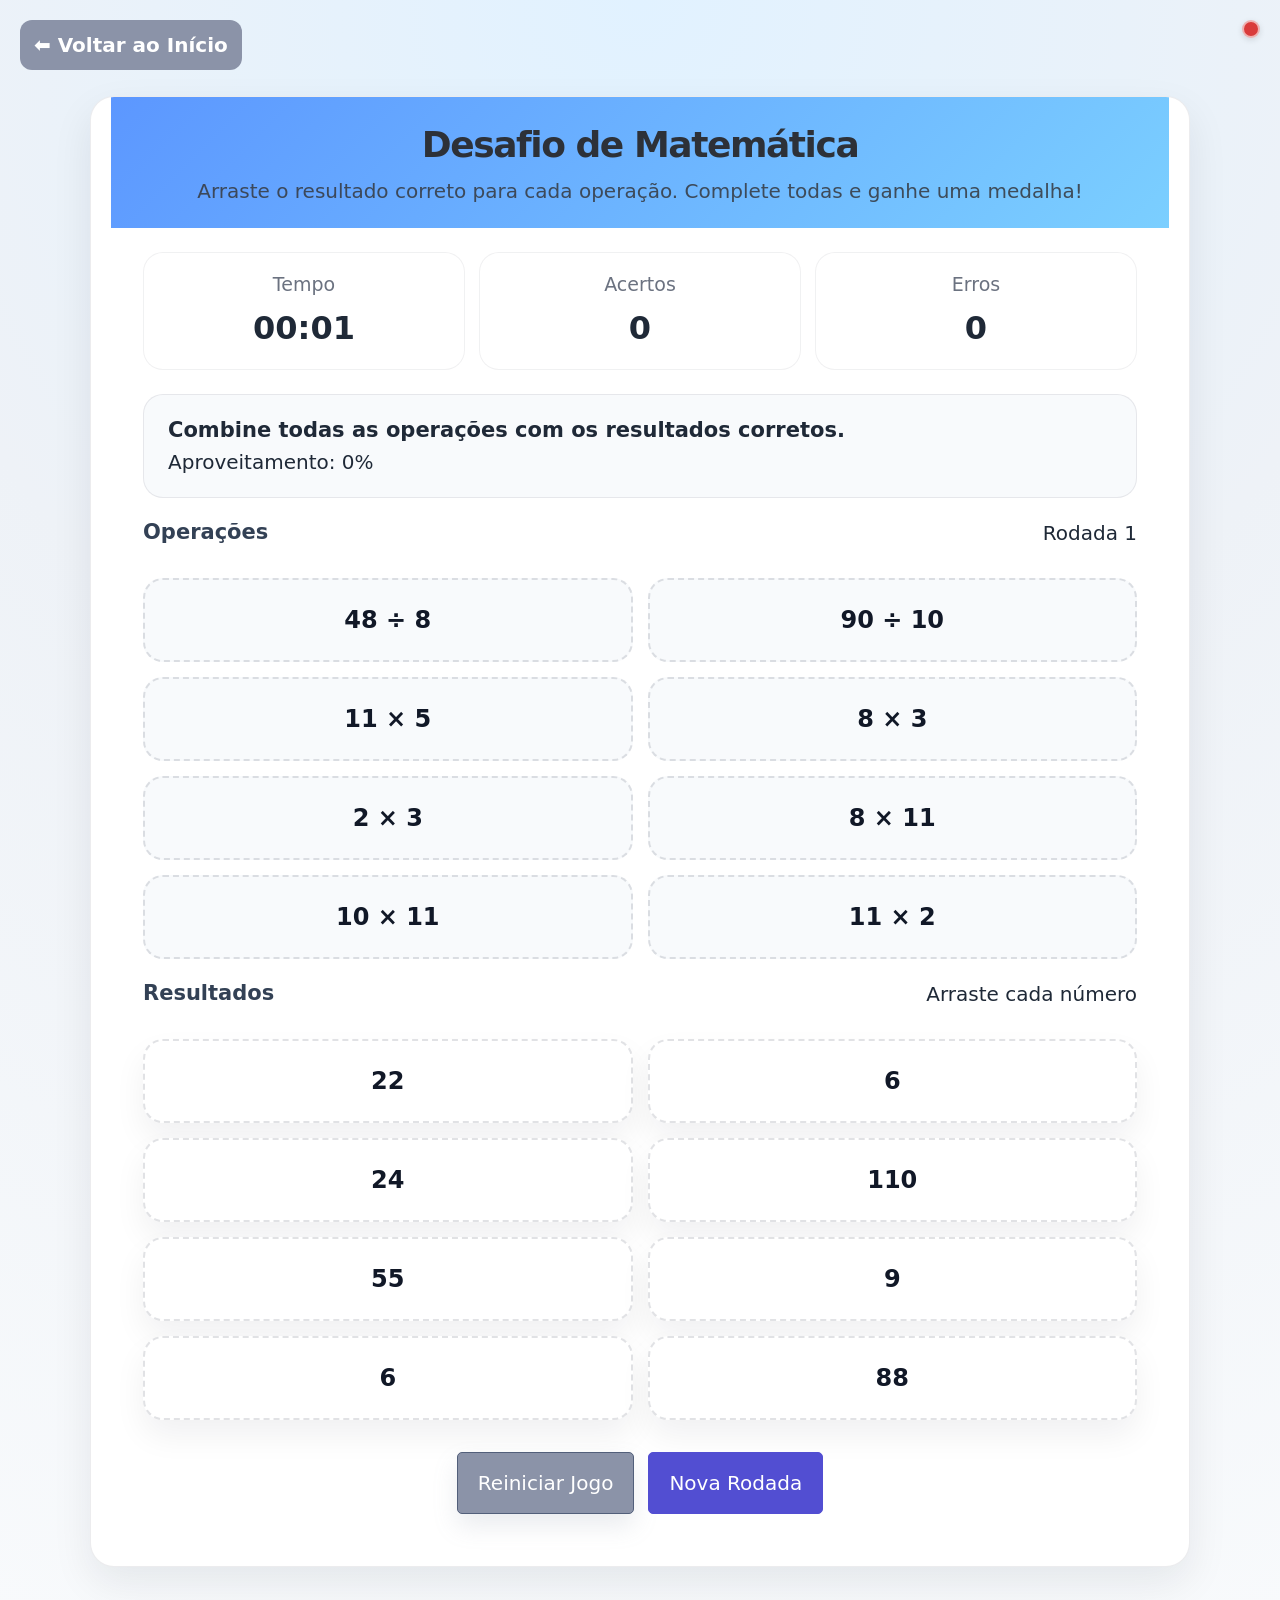
<file: html/Atividade.html>
<!DOCTYPE html>
<html lang="pt-BR">
<head>
  <meta charset="UTF-8">
  <meta name="viewport" content="width=device-width, initial-scale=1.0">
  <title>Jogo de Matemática - Drag and Drop</title>
  <link rel="stylesheet" href="../CSS/pico-main/css/pico.indigo.min.css">
  <link rel="stylesheet" href="../CSS/pico-main/css/jogo.css">
  <link rel="stylesheet" href="../CSS/site.css">
</head>
<body>
  <div id="bolaViewport" class="viewport-ball" aria-hidden="true"></div>
  <aside class="aside-back">
    <a href="../index.html" class="contrast rounded">⬅ Voltar ao Início</a>
  </aside>
  <div class="container">
    <div class="header">
      <h1>Desafio de Matemática</h1>
      <p>Arraste o resultado correto para cada operação. Complete todas e ganhe uma medalha!</p>
    </div>

    <div class="controls">
      <div class="metric">
        <span>Tempo</span>
        <strong id="cronometro">00:00</strong>
      </div>
      <div class="metric">
        <span>Acertos</span>
        <strong id="acertos">0</strong>
      </div>
      <div class="metric">
        <span>Erros</span>
        <strong id="erros">0</strong>
      </div>
    </div>

    <div class="game-area">
      <div class="message-panel">
        <div>
          <strong id="mensagemStatus">Combine todas as operações com os resultados corretos.</strong>
          <div id="porcentagem">Aproveitamento: 0%</div>
        </div>
        <div class="medal" id="medalha" style="display:none;">🏅 Medalha</div>
      </div>

      <div class="grid-title">
        <h2>Operações</h2>
        <span id="infoRodada">Rodada atual</span>
      </div>
      <div class="grid" id="gradeOperacoes"></div>

      <div class="grid-title">
        <h2>Resultados</h2>
        <span>Arraste cada número</span>
      </div>
      <div class="grid" id="gradeRespostas"></div>
    </div>

    <div class="controls-bottom">
      <button id="botaoReiniciar" class="secondary" type="button">Reiniciar Jogo</button>
      <button id="botaoNovaRodada" type="button">Nova Rodada</button>
    </div>
  </div>

  <script src="../js/jogo.js"></script>
  <script src="../js/comportamento.js"></script>
</body>
</html>
</file>
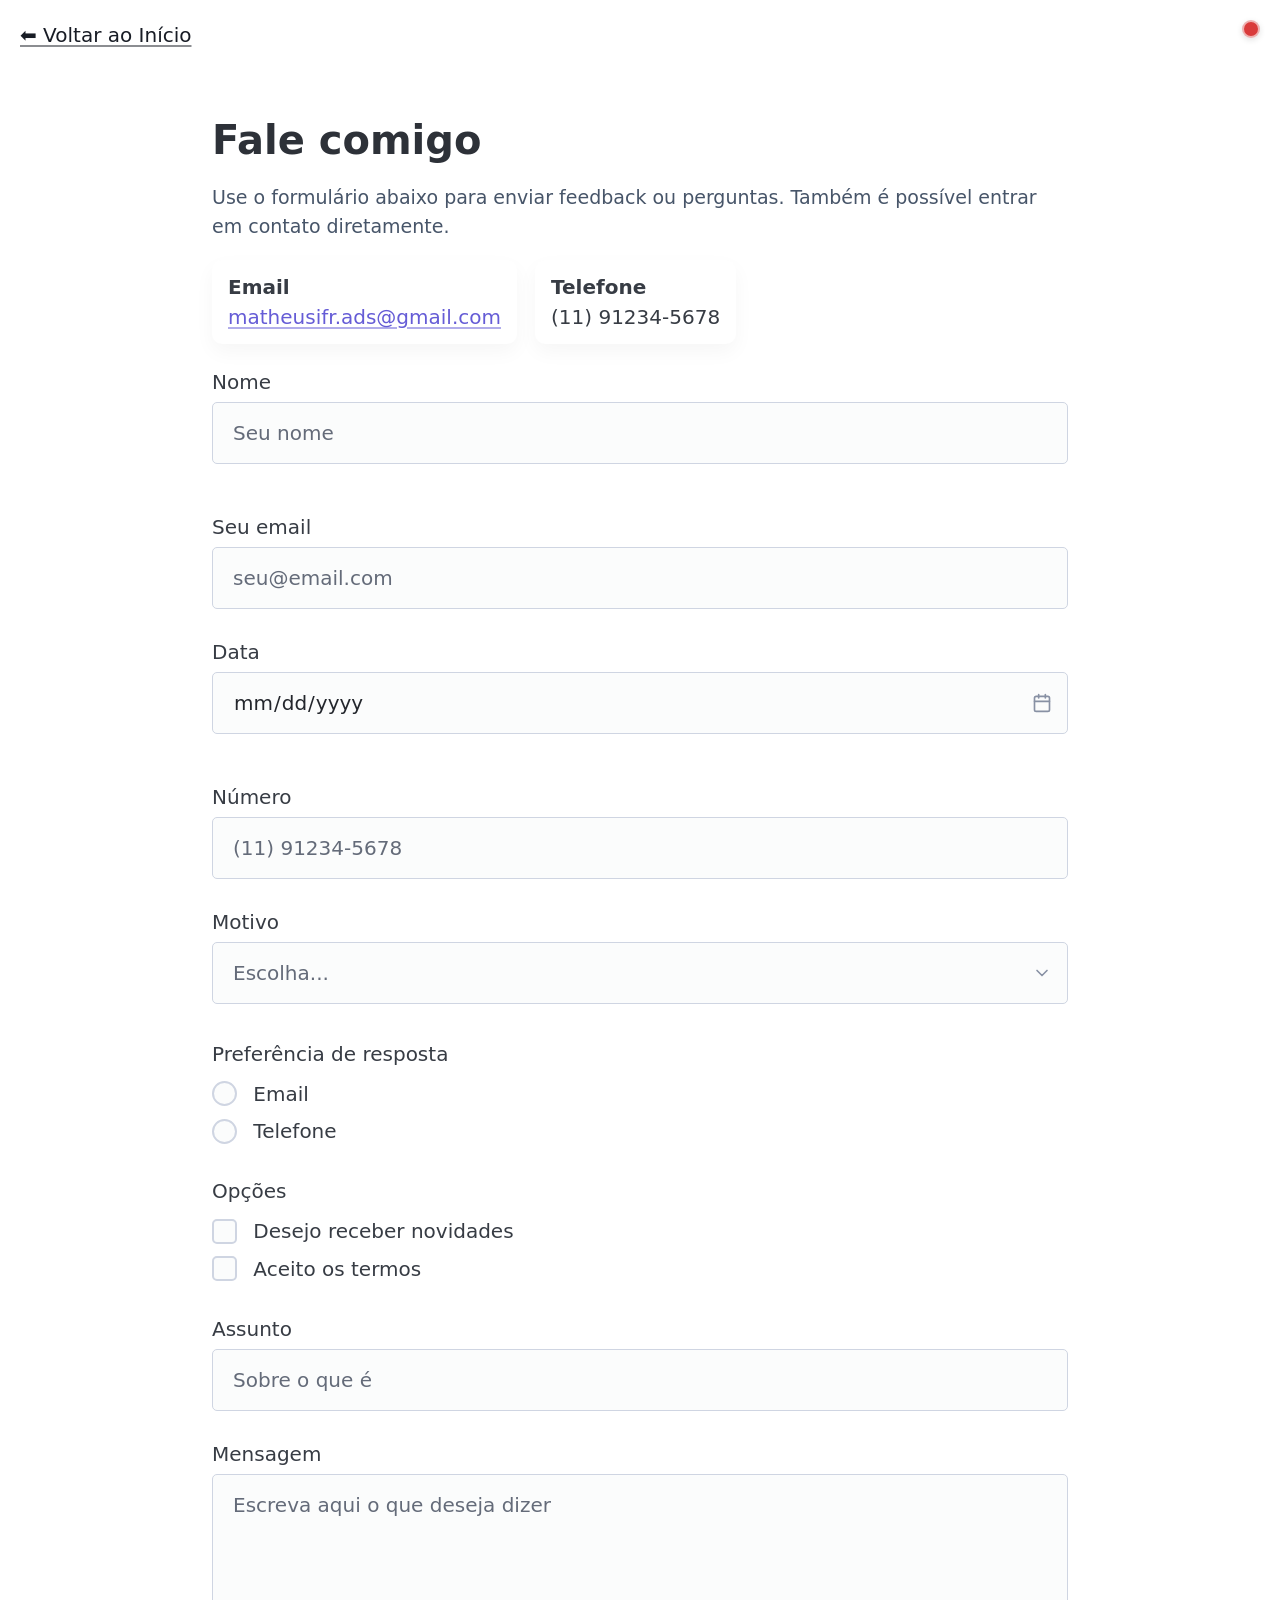
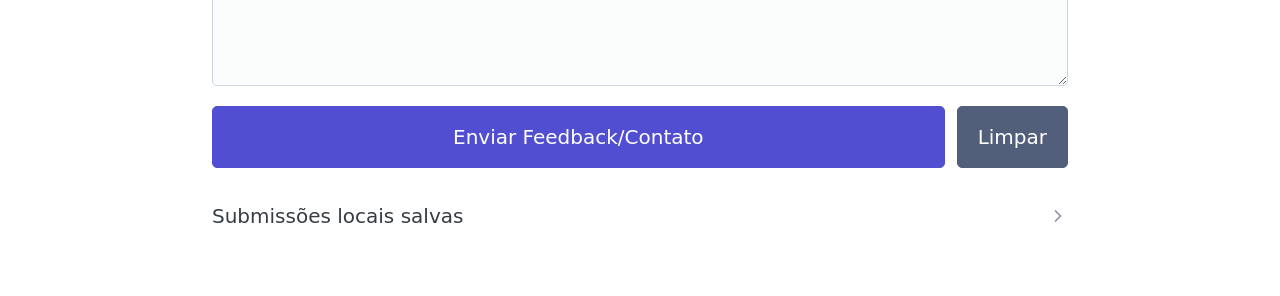
<file: html/contato.html>
<!DOCTYPE html>
<html lang="pt-BR">
<head>
  <meta charset="utf-8">
  <meta name="viewport" content="width=device-width,initial-scale=1">
  <title>Contato</title>
  <link rel="stylesheet" href="../CSS/pico-main/css/pico.indigo.min.css">
  <link rel="stylesheet" href="../CSS/site.css">
</head>
<body>
  <div id="bolaViewport" class="viewport-ball" aria-hidden="true"></div>
  <aside class="aside-back">
    <a href="../index.html" class="contrast rounded">⬅ Voltar ao Início</a>
  </aside>

  <main class="container contact-card">
    <h1>Fale comigo</h1>
    <p class="note">Use o formulário abaixo para enviar feedback ou perguntas. Também é possível entrar em contato diretamente.</p>

    <section class="contact-info espacamento-contato">
      <div class="item">
        <strong>Email</strong>
        <div><a href="mailto:matheusifr.ads@gmail.com">matheusifr.ads@gmail.com</a></div>
      </div>
      <div class="item">
        <strong>Telefone</strong>
        <div>(11) 91234-5678</div>
      </div>
    </section>

    <form id="formContato" action="/api/contato" method="POST">
      <div class="grid">
        <label>Nome
          <input id="name" name="name" type="text" placeholder="Seu nome" required>
        </label>
        <label>Seu email
          <input id="email" name="email" type="email" placeholder="seu@email.com" required>
        </label>
      </div>

      <div class="grid">
        <label>Data
          <input id="contactDate" name="contactDate" type="date" required>
        </label>
        <label>Número
          <input id="contactNumber" name="contactNumber" type="tel" inputmode="numeric" placeholder="(11) 91234-5678" maxlength="15" required>
        </label>
      </div>

      <label>Motivo
        <select id="reason" name="reason" required>
          <option value="">Escolha...</option>
          <option value="feedback">Feedback</option>
          <option value="duvida">Dúvida</option>
          <option value="outro">Outro</option>
        </select>
      </label>

      <fieldset class="espacamento-contato">
        <legend>Preferência de resposta</legend>
        <label><input type="radio" name="replyPref" value="email"> Email</label>
        <label><input type="radio" name="replyPref" value="telefone"> Telefone</label>
      </fieldset>

      <fieldset class="espacamento-contato">
        <legend>Opções</legend>
        <label><input type="checkbox" name="newsletter" value="1"> Desejo receber novidades</label>
        <label><input type="checkbox" name="terms" value="1"> Aceito os termos</label>
      </fieldset>

      <label>Assunto
        <input id="subject" name="subject" type="text" placeholder="Sobre o que é" minlength="4" required>
      </label>

      <label>Mensagem
        <textarea id="message" name="message" rows="6" placeholder="Escreva aqui o que deseja dizer" maxlength="400" required></textarea>
      </label>

      <div class="contact-actions">
        <button type="submit">Enviar Feedback/Contato</button>
        <button id="botaoLimpar" type="button" class="secondary">Limpar</button>
      </div>
    </form>

    <div class="contato-detalhes">
      <details>
        <summary>Submissões locais salvas</summary>
        <ul id="listaSubmissoes"></ul>
      </details>
    </div>
  </main>

  <div id="avisoToast" class="toast">Mensagem enviada</div>

  <script src="../js/Contato.js"></script>
  <script src="../js/comportamento.js"></script>
</body>
</html>
</file>
<file: CSS/pico-main/css/jogo.css>
/* ...existing code... */
:root {
  --bg: #eef2f7;
  --surface: #ffffff;
  --primary: #5c97ff;
  --success: #38b000;
  --danger: #ff4d6d;
  --text: #1f2937;
  --muted: #6b7280;
  --shadow: 0 16px 40px rgba(15, 23, 42, 0.08);
  --radius: 24px;
}

* {
  box-sizing: border-box;
}

body {
  margin: 0;
  font-family: Inter, system-ui, sans-serif;
  background: radial-gradient(circle at top, #e1f2ff 0%, #eef2f7 45%, #f8fafc 100%);
  color: var(--text);
  min-height: 100vh;
  display: flex;
  align-items: center;
  justify-content: center;
  padding: 24px;
}

.container {
  width: min(1100px, 100%);
  background: var(--surface);
  border-radius: var(--radius);
  box-shadow: var(--shadow);
  overflow: hidden;
  border: 1px solid rgba(15, 23, 42, 0.08);
}

.header {
  padding: 28px 32px 22px;
  background: linear-gradient(135deg, #5c97ff 0%, #7bcfff 100%);
  color: #fff;
  text-align: center;
}

.header h1 {
  margin: 0 0 10px;
  font-size: clamp(1.8rem, 2.2vw, 2.6rem);
  letter-spacing: -0.04em;
}

.header p {
  margin: 0;
  font-size: 1rem;
  opacity: 0.88;
}

.controls {
  display: grid;
  grid-template-columns: repeat(3, 1fr);
  gap: 14px;
  padding: 24px 32px;
}

.metric {
  background: rgba(255, 255, 255, 0.88);
  border-radius: 20px;
  padding: 18px 20px;
  box-shadow: inset 0 0 0 1px rgba(15, 23, 42, 0.06);
  text-align: center;
}

.metric span {
  display: block;
  font-size: 0.95rem;
  color: var(--muted);
  margin-bottom: 6px;
}

.metric strong {
  font-size: 1.6rem;
  color: var(--text);
}

.game-area {
  padding: 0 32px 32px;
  display: grid;
  gap: 24px;
}

.grid-title {
  display: flex;
  align-items: center;
  justify-content: space-between;
  gap: 12px;
  flex-wrap: wrap;
  margin-bottom: 10px;
}

.grid-title h2 {
  margin: 0;
  font-size: 1.05rem;
  color: #334155;
}

.grid {
  display: grid;
  grid-template-columns: repeat(4, minmax(0, 1fr));
  gap: 16px;
}

.drop-zone,
.result-item {
  min-height: 84px;
  border-radius: 20px;
  background: #f8fafc;
  border: 2px dashed rgba(15, 23, 42, 0.12);
  display: flex;
  align-items: center;
  justify-content: center;
  font-size: 1.2rem;
  font-weight: 600;
  color: #111827;
  transition: transform 0.25s ease, border-color 0.25s ease, background-color 0.25s ease;
  user-select: none;
}

.drop-zone.active {
  border-color: var(--primary);
  background: rgba(92, 151, 255, 0.08);
}

.drop-zone.correct {
  border-color: var(--success);
  background: rgba(56, 176, 0, 0.12);
}

.drop-zone.wrong {
  border-color: var(--danger);
  background: rgba(255, 77, 109, 0.12);
}

.result-item {
  cursor: grab;
  background: #fff;
  box-shadow: 0 16px 32px rgba(15, 23, 42, 0.06);
}

.result-item.dragging {
  opacity: 0.6;
  transform: scale(1.05);
}

.controls-bottom {
  display: flex;
  gap: 14px;
  flex-wrap: wrap;
  justify-content: center;
  padding: 0 32px 32px;
}

button {
  border: none;
  border-radius: 18px;
  padding: 14px 20px;
  font-size: 1rem;
  cursor: pointer;
  transition: transform 0.2s ease, box-shadow 0.2s ease;
  background: var(--primary);
  color: #fff;
  box-shadow: 0 12px 24px rgba(92, 151, 255, 0.26);
}

button:hover {
  transform: translateY(-1px);
}

button.secondary {
  background: #8b93a8;
  box-shadow: 0 12px 24px rgba(139, 147, 168, 0.18);
}

.message-panel {
  padding: 20px 24px;
  border-radius: 20px;
  background: #f8fafc;
  border: 1px solid rgba(15, 23, 42, 0.08);
  display: flex;
  gap: 16px;
  align-items: center;
  justify-content: space-between;
  flex-wrap: wrap;
}

.message-panel strong {
  font-size: 1.05rem;
}

.medal {
  display: inline-flex;
  align-items: center;
  gap: 10px;
  padding: 10px 14px;
  border-radius: 16px;
  background: rgba(255, 205, 86, 0.16);
  color: #b27d00;
  font-weight: 600;
}

.confetti-piece {
  position: absolute;
  width: 10px;
  height: 10px;
  border-radius: 4px;
  opacity: 0.9;
  animation: fall 1.8s ease-out forwards;
}

@keyframes fall {
  0% { transform: translateY(0) rotate(0deg); opacity: 1; }
  100% { transform: translateY(220px) rotate(720deg); opacity: 0; }
}

@media (max-width: 880px) {
  .grid {
    grid-template-columns: repeat(2, minmax(0, 1fr));
  }

  .controls {
    grid-template-columns: repeat(2, minmax(0, 1fr));
  }
}

@media (max-width: 560px) {
  .controls {
    grid-template-columns: 1fr;
  }

  .drop-zone,
  .result-item {
    min-height: 72px;
    font-size: 1.05rem;
  }

  .controls-bottom {
    padding-bottom: 24px;
  }
}

/* styles used by pages (moved from inline HTML) */
.aside-back { position: fixed; top: 1rem; left: 1rem; z-index: 20; }
.aside-back a { display:inline-block; padding:10px 14px; background:#8b93a8; color:#fff; border-radius:12px; text-decoration:none; font-weight:600; }
.muted { color: #64748b; }
#medalha { display: none; }
/* ...existing code... */
</file>
<file: CSS/site.css>
:root{ --ball-size:18px; }
body{ font-family: system-ui, -apple-system, 'Segoe UI', Roboto, 'Helvetica Neue', Arial; padding-top:3.4rem; }
.container{ max-width:1100px; margin:1.4rem auto; padding:0 1rem; }


.viewport-ball{ position:fixed; top:1rem; right:1rem; width:var(--ball-size); height:var(--ball-size); border-radius:50%; box-shadow:0 2px 6px rgba(0,0,0,0.12); z-index:9999; border:2px solid rgba(255,255,255,0.6); }


.viewport-ball.desktop{ background:#d93b3b; }
.viewport-ball.tablet{ background:#f0c419; }
.viewport-ball.mobile{ background:#2563eb; }


aside.contrast.rounded{ max-width:260px; }
.menu-toggle-button{ position:fixed; top:1rem; left:1rem; z-index:31; min-width:4.5rem; padding:0.7rem 1rem; }
.menu-toggle-button.hidden{ display:none; }
.menu-overlay{ position:fixed; inset:0; background:rgba(0,0,0,0.4); display:none; z-index:25; }
.menu-overlay.active{ display:block; }
.menu-panel{ position:fixed; top:1rem; left:1rem; width:260px; max-height:calc(100vh - 2rem); padding:1rem; overflow:auto; z-index:30; transform: translateX(-120%); transition: transform .24s ease-in-out; background: #111 url("../img/ultra bah.png") center/cover no-repeat; color:#fff; border:1px solid rgba(255,255,255,0.12); box-shadow:0 20px 80px rgba(0,0,0,0.16); background-blend-mode:overlay; }
.menu-panel.is-open{ transform: translateX(0); }
.menu-panel h2{ margin-top:0; color:#fff; }
.menu-panel ul{ padding-left:0; list-style:none; margin:0; }
.menu-panel li{ margin:0.8rem 0; }
.menu-panel a{ color:#fff; text-decoration:none; font-weight:600; }
.menu-panel a:hover{ text-decoration:underline; }


.game-area{ display:flex; flex-direction:column; gap:1rem; }
.game-area .grid{ display:grid; gap:0.75rem; grid-template-columns:repeat(2,1fr); }

@media (max-width: 900px){
  .game-area .grid{ grid-template-columns:1fr; }
  aside.contrast.rounded{ position:static; width:auto; max-width:none; margin-bottom:1rem; }
  .aside-back{ position:fixed; top:0.5rem; left:0.5rem; z-index:20; }
}

@media (max-width: 600px){
  :root{ --ball-size:16px; }
  body{ padding-top:3rem; }
  .container{ padding:0 0.75rem; }
  .header h1{ font-size:1.25rem; }
  .menu-panel{ width:calc(100vw - 2rem); max-width:260px; }
}


form#formContato .grid{ grid-template-columns:1fr; }

.bio-centralizada{ max-width:48rem; margin:1.5rem auto 0; text-align:center; }
.bio-destaque{display:block; font-size:1.35rem; font-weight:700; margin-bottom:1rem; color:#111;}
.bio-grid{ display:grid; gap:1rem; grid-template-columns:repeat(3,minmax(10rem,1fr)); margin-top:1rem; }
.bio-card{ background:rgba(255,255,255,0.9); border:1px solid rgba(0,0,0,0.08); border-radius:1rem; padding:1rem 1.1rem; box-shadow:0 8px 28px rgba(0,0,0,0.05); text-align:left; }
.bio-card strong{display:block; margin-bottom:0.5rem; font-size:1rem; color:#0f172a;}
.bio-card span{display:block; color:#334155; line-height:1.5;}

@media (max-width: 960px){
  .bio-grid{ grid-template-columns:repeat(2,minmax(12rem,1fr)); }
}

@media (max-width: 640px){
  .bio-centralizada{ max-width:100%; }
  .bio-grid{ grid-template-columns:1fr; }
  .bio-destaque{ font-size:1.25rem; }
}

.contact-card { max-width: 900px; margin: 28px auto; padding: 22px; border-radius: 12px; }
.contact-info { display:flex; gap:18px; align-items:center; flex-wrap:wrap; margin-top:0.75rem; margin-bottom:1.125rem; }
.contact-info .item { background:#fff; padding:12px 16px; border-radius:10px; box-shadow:0 8px 20px rgba(0,0,0,0.04); }
.note { font-size:0.95rem; color:#475569; }
.aside-back { position: fixed; top: 1rem; left: 1rem; z-index: 20; }
.toast { position: fixed; right: 1rem; bottom: 1rem; background:#16a34a; color:#fff; padding:10px 14px; border-radius:8px; display:none; }
.espacamento-contato { margin-top: 0.75rem; margin-bottom: 1.125rem; }
.contact-actions { display:flex; gap:12px; margin-top:12px; }
.contato-detalhes { margin-top:18px; }

@media (max-width: 640px){
  .contact-info { flex-direction:column; }
  .contact-actions { flex-direction:column; align-items:stretch; }
}
</file>
<file: CSS/pico-main/css/pico.indigo.min.css>
@charset "UTF-8";/*!
 * Pico CSS ✨ v2.1.1 (https://picocss.com)
 * Copyright 2019-2025 - Licensed under MIT
 */:host,:root{--pico-font-family-emoji:"Apple Color Emoji","Segoe UI Emoji","Segoe UI Symbol","Noto Color Emoji";--pico-font-family-sans-serif:system-ui,"Segoe UI",Roboto,Oxygen,Ubuntu,Cantarell,Helvetica,Arial,"Helvetica Neue",sans-serif,var(--pico-font-family-emoji);--pico-font-family-monospace:ui-monospace,SFMono-Regular,"SF Mono",Menlo,Consolas,"Liberation Mono",monospace,var(--pico-font-family-emoji);--pico-font-family:var(--pico-font-family-sans-serif);--pico-line-height:1.5;--pico-font-weight:400;--pico-font-size:100%;--pico-text-underline-offset:0.1rem;--pico-border-radius:0.25rem;--pico-border-width:0.0625rem;--pico-outline-width:0.125rem;--pico-transition:0.2s ease-in-out;--pico-spacing:1rem;--pico-typography-spacing-vertical:1rem;--pico-block-spacing-vertical:var(--pico-spacing);--pico-block-spacing-horizontal:var(--pico-spacing);--pico-grid-column-gap:var(--pico-spacing);--pico-grid-row-gap:var(--pico-spacing);--pico-form-element-spacing-vertical:0.75rem;--pico-form-element-spacing-horizontal:1rem;--pico-group-box-shadow:0 0 0 rgba(0, 0, 0, 0);--pico-group-box-shadow-focus-with-button:0 0 0 var(--pico-outline-width) var(--pico-primary-focus);--pico-group-box-shadow-focus-with-input:0 0 0 0.0625rem var(--pico-form-element-border-color);--pico-modal-overlay-backdrop-filter:blur(0.375rem);--pico-nav-element-spacing-vertical:1rem;--pico-nav-element-spacing-horizontal:0.5rem;--pico-nav-link-spacing-vertical:0.5rem;--pico-nav-link-spacing-horizontal:0.5rem;--pico-nav-breadcrumb-divider:">";--pico-icon-checkbox:url("data:image/svg+xml,%3Csvg xmlns='http://www.w3.org/2000/svg' width='24' height='24' viewBox='0 0 24 24' fill='none' stroke='rgb(255, 255, 255)' stroke-width='4' stroke-linecap='round' stroke-linejoin='round'%3E%3Cpolyline points='20 6 9 17 4 12'%3E%3C/polyline%3E%3C/svg%3E");--pico-icon-minus:url("data:image/svg+xml,%3Csvg xmlns='http://www.w3.org/2000/svg' width='24' height='24' viewBox='0 0 24 24' fill='none' stroke='rgb(255, 255, 255)' stroke-width='4' stroke-linecap='round' stroke-linejoin='round'%3E%3Cline x1='5' y1='12' x2='19' y2='12'%3E%3C/line%3E%3C/svg%3E");--pico-icon-chevron:url("data:image/svg+xml,%3Csvg xmlns='http://www.w3.org/2000/svg' width='24' height='24' viewBox='0 0 24 24' fill='none' stroke='rgb(136, 145, 164)' stroke-width='2' stroke-linecap='round' stroke-linejoin='round'%3E%3Cpolyline points='6 9 12 15 18 9'%3E%3C/polyline%3E%3C/svg%3E");--pico-icon-date:url("data:image/svg+xml,%3Csvg xmlns='http://www.w3.org/2000/svg' width='24' height='24' viewBox='0 0 24 24' fill='none' stroke='rgb(136, 145, 164)' stroke-width='2' stroke-linecap='round' stroke-linejoin='round'%3E%3Crect x='3' y='4' width='18' height='18' rx='2' ry='2'%3E%3C/rect%3E%3Cline x1='16' y1='2' x2='16' y2='6'%3E%3C/line%3E%3Cline x1='8' y1='2' x2='8' y2='6'%3E%3C/line%3E%3Cline x1='3' y1='10' x2='21' y2='10'%3E%3C/line%3E%3C/svg%3E");--pico-icon-time:url("data:image/svg+xml,%3Csvg xmlns='http://www.w3.org/2000/svg' width='24' height='24' viewBox='0 0 24 24' fill='none' stroke='rgb(136, 145, 164)' stroke-width='2' stroke-linecap='round' stroke-linejoin='round'%3E%3Ccircle cx='12' cy='12' r='10'%3E%3C/circle%3E%3Cpolyline points='12 6 12 12 16 14'%3E%3C/polyline%3E%3C/svg%3E");--pico-icon-search:url("data:image/svg+xml,%3Csvg xmlns='http://www.w3.org/2000/svg' width='24' height='24' viewBox='0 0 24 24' fill='none' stroke='rgb(136, 145, 164)' stroke-width='1.5' stroke-linecap='round' stroke-linejoin='round'%3E%3Ccircle cx='11' cy='11' r='8'%3E%3C/circle%3E%3Cline x1='21' y1='21' x2='16.65' y2='16.65'%3E%3C/line%3E%3C/svg%3E");--pico-icon-close:url("data:image/svg+xml,%3Csvg xmlns='http://www.w3.org/2000/svg' width='24' height='24' viewBox='0 0 24 24' fill='none' stroke='rgb(136, 145, 164)' stroke-width='3' stroke-linecap='round' stroke-linejoin='round'%3E%3Cline x1='18' y1='6' x2='6' y2='18'%3E%3C/line%3E%3Cline x1='6' y1='6' x2='18' y2='18'%3E%3C/line%3E%3C/svg%3E");--pico-icon-loading:url("data:image/svg+xml,%3Csvg fill='none' height='24' width='24' viewBox='0 0 24 24' xmlns='http://www.w3.org/2000/svg' %3E%3Cstyle%3E g %7B animation: rotate 2s linear infinite; transform-origin: center center; %7D circle %7B stroke-dasharray: 75,100; stroke-dashoffset: -5; animation: dash 1.5s ease-in-out infinite; stroke-linecap: round; %7D @keyframes rotate %7B 0%25 %7B transform: rotate(0deg); %7D 100%25 %7B transform: rotate(360deg); %7D %7D @keyframes dash %7B 0%25 %7B stroke-dasharray: 1,100; stroke-dashoffset: 0; %7D 50%25 %7B stroke-dasharray: 44.5,100; stroke-dashoffset: -17.5; %7D 100%25 %7B stroke-dasharray: 44.5,100; stroke-dashoffset: -62; %7D %7D %3C/style%3E%3Cg%3E%3Ccircle cx='12' cy='12' r='10' fill='none' stroke='rgb(136, 145, 164)' stroke-width='4' /%3E%3C/g%3E%3C/svg%3E")}@media (min-width:576px){:host,:root{--pico-font-size:106.25%}}@media (min-width:768px){:host,:root{--pico-font-size:112.5%}}@media (min-width:1024px){:host,:root{--pico-font-size:118.75%}}@media (min-width:1280px){:host,:root{--pico-font-size:125%}}@media (min-width:1536px){:host,:root{--pico-font-size:131.25%}}a{--pico-text-decoration:underline}a.contrast,a.secondary{--pico-text-decoration:underline}small{--pico-font-size:0.875em}h1,h2,h3,h4,h5,h6{--pico-font-weight:700}h1{--pico-font-size:2rem;--pico-line-height:1.125;--pico-typography-spacing-top:3rem}h2{--pico-font-size:1.75rem;--pico-line-height:1.15;--pico-typography-spacing-top:2.625rem}h3{--pico-font-size:1.5rem;--pico-line-height:1.175;--pico-typography-spacing-top:2.25rem}h4{--pico-font-size:1.25rem;--pico-line-height:1.2;--pico-typography-spacing-top:1.874rem}h5{--pico-font-size:1.125rem;--pico-line-height:1.225;--pico-typography-spacing-top:1.6875rem}h6{--pico-font-size:1rem;--pico-line-height:1.25;--pico-typography-spacing-top:1.5rem}tfoot td,tfoot th,thead td,thead th{--pico-font-weight:600;--pico-border-width:0.1875rem}code,kbd,pre,samp{--pico-font-family:var(--pico-font-family-monospace)}kbd{--pico-font-weight:bolder}:where(select,textarea),input:not([type=submit],[type=button],[type=reset],[type=checkbox],[type=radio],[type=file]){--pico-outline-width:0.0625rem}[type=search]{--pico-border-radius:5rem}[type=checkbox],[type=radio]{--pico-border-width:0.125rem}[type=checkbox][role=switch]{--pico-border-width:0.1875rem}details.dropdown summary:not([role=button]){--pico-outline-width:0.0625rem}nav details.dropdown summary:focus-visible{--pico-outline-width:0.125rem}[role=search]{--pico-border-radius:5rem}[role=group]:has(button.secondary:focus,[type=submit].secondary:focus,[type=button].secondary:focus,[role=button].secondary:focus),[role=search]:has(button.secondary:focus,[type=submit].secondary:focus,[type=button].secondary:focus,[role=button].secondary:focus){--pico-group-box-shadow-focus-with-button:0 0 0 var(--pico-outline-width) var(--pico-secondary-focus)}[role=group]:has(button.contrast:focus,[type=submit].contrast:focus,[type=button].contrast:focus,[role=button].contrast:focus),[role=search]:has(button.contrast:focus,[type=submit].contrast:focus,[type=button].contrast:focus,[role=button].contrast:focus){--pico-group-box-shadow-focus-with-button:0 0 0 var(--pico-outline-width) var(--pico-contrast-focus)}[role=group] [role=button],[role=group] [type=button],[role=group] [type=submit],[role=group] button,[role=search] [role=button],[role=search] [type=button],[role=search] [type=submit],[role=search] button{--pico-form-element-spacing-horizontal:2rem}details summary[role=button]:not(.outline)::after{filter:brightness(0) invert(1)}[aria-busy=true]:not(input,select,textarea):is(button,[type=submit],[type=button],[type=reset],[role=button]):not(.outline)::before{filter:brightness(0) invert(1)}:host(:not([data-theme=dark])),:root:not([data-theme=dark]),[data-theme=light]{color-scheme:light;--pico-background-color:#fff;--pico-color:#373c44;--pico-text-selection-color:rgba(148, 134, 225, 0.25);--pico-muted-color:#646b79;--pico-muted-border-color:rgb(231, 234, 239.5);--pico-primary:#655cd6;--pico-primary-background:#524ed2;--pico-primary-border:var(--pico-primary-background);--pico-primary-underline:rgba(101, 92, 214, 0.5);--pico-primary-hover:#4040bf;--pico-primary-hover-background:#4040bf;--pico-primary-hover-border:var(--pico-primary-hover-background);--pico-primary-hover-underline:var(--pico-primary-hover);--pico-primary-focus:rgba(148, 134, 225, 0.5);--pico-primary-inverse:#fff;--pico-secondary:#5d6b89;--pico-secondary-background:#525f7a;--pico-secondary-border:var(--pico-secondary-background);--pico-secondary-underline:rgba(93, 107, 137, 0.5);--pico-secondary-hover:#48536b;--pico-secondary-hover-background:#48536b;--pico-secondary-hover-border:var(--pico-secondary-hover-background);--pico-secondary-hover-underline:var(--pico-secondary-hover);--pico-secondary-focus:rgba(93, 107, 137, 0.25);--pico-secondary-inverse:#fff;--pico-contrast:#181c25;--pico-contrast-background:#181c25;--pico-contrast-border:var(--pico-contrast-background);--pico-contrast-underline:rgba(24, 28, 37, 0.5);--pico-contrast-hover:#000;--pico-contrast-hover-background:#000;--pico-contrast-hover-border:var(--pico-contrast-hover-background);--pico-contrast-hover-underline:var(--pico-secondary-hover);--pico-contrast-focus:rgba(93, 107, 137, 0.25);--pico-contrast-inverse:#fff;--pico-box-shadow:0.0145rem 0.029rem 0.174rem rgba(129, 145, 181, 0.01698),0.0335rem 0.067rem 0.402rem rgba(129, 145, 181, 0.024),0.0625rem 0.125rem 0.75rem rgba(129, 145, 181, 0.03),0.1125rem 0.225rem 1.35rem rgba(129, 145, 181, 0.036),0.2085rem 0.417rem 2.502rem rgba(129, 145, 181, 0.04302),0.5rem 1rem 6rem rgba(129, 145, 181, 0.06),0 0 0 0.0625rem rgba(129, 145, 181, 0.015);--pico-h1-color:#2d3138;--pico-h2-color:#373c44;--pico-h3-color:#424751;--pico-h4-color:#4d535e;--pico-h5-color:#5c6370;--pico-h6-color:#646b79;--pico-mark-background-color:rgb(252.5, 230.5, 191.5);--pico-mark-color:#0f1114;--pico-ins-color:rgb(28.5, 105.5, 84);--pico-del-color:rgb(136, 56.5, 53);--pico-blockquote-border-color:var(--pico-muted-border-color);--pico-blockquote-footer-color:var(--pico-muted-color);--pico-button-box-shadow:0 0 0 rgba(0, 0, 0, 0);--pico-button-hover-box-shadow:0 0 0 rgba(0, 0, 0, 0);--pico-table-border-color:var(--pico-muted-border-color);--pico-table-row-stripped-background-color:rgba(111, 120, 135, 0.0375);--pico-code-background-color:rgb(243, 244.5, 246.75);--pico-code-color:#646b79;--pico-code-kbd-background-color:var(--pico-color);--pico-code-kbd-color:var(--pico-background-color);--pico-form-element-background-color:rgb(251, 251.5, 252.25);--pico-form-element-selected-background-color:#dfe3eb;--pico-form-element-border-color:#cfd5e2;--pico-form-element-color:#23262c;--pico-form-element-placeholder-color:var(--pico-muted-color);--pico-form-element-active-background-color:#fff;--pico-form-element-active-border-color:var(--pico-primary-border);--pico-form-element-focus-color:var(--pico-primary-border);--pico-form-element-disabled-opacity:0.5;--pico-form-element-invalid-border-color:rgb(183.5, 105.5, 106.5);--pico-form-element-invalid-active-border-color:rgb(200.25, 79.25, 72.25);--pico-form-element-invalid-focus-color:var(--pico-form-element-invalid-active-border-color);--pico-form-element-valid-border-color:rgb(76, 154.5, 137.5);--pico-form-element-valid-active-border-color:rgb(39, 152.75, 118.75);--pico-form-element-valid-focus-color:var(--pico-form-element-valid-active-border-color);--pico-switch-background-color:#bfc7d9;--pico-switch-checked-background-color:var(--pico-primary-background);--pico-switch-color:#fff;--pico-switch-thumb-box-shadow:0 0 0 rgba(0, 0, 0, 0);--pico-range-border-color:#dfe3eb;--pico-range-active-border-color:#bfc7d9;--pico-range-thumb-border-color:var(--pico-background-color);--pico-range-thumb-color:var(--pico-secondary-background);--pico-range-thumb-active-color:var(--pico-primary-background);--pico-accordion-border-color:var(--pico-muted-border-color);--pico-accordion-active-summary-color:var(--pico-primary-hover);--pico-accordion-close-summary-color:var(--pico-color);--pico-accordion-open-summary-color:var(--pico-muted-color);--pico-card-background-color:var(--pico-background-color);--pico-card-border-color:var(--pico-muted-border-color);--pico-card-box-shadow:var(--pico-box-shadow);--pico-card-sectioning-background-color:rgb(251, 251.5, 252.25);--pico-dropdown-background-color:#fff;--pico-dropdown-border-color:#eff1f4;--pico-dropdown-box-shadow:var(--pico-box-shadow);--pico-dropdown-color:var(--pico-color);--pico-dropdown-hover-background-color:#eff1f4;--pico-loading-spinner-opacity:0.5;--pico-modal-overlay-background-color:rgba(232, 234, 237, 0.75);--pico-progress-background-color:#dfe3eb;--pico-progress-color:var(--pico-primary-background);--pico-tooltip-background-color:var(--pico-contrast-background);--pico-tooltip-color:var(--pico-contrast-inverse);--pico-icon-valid:url("data:image/svg+xml,%3Csvg xmlns='http://www.w3.org/2000/svg' width='24' height='24' viewBox='0 0 24 24' fill='none' stroke='rgb(76, 154.5, 137.5)' stroke-width='2' stroke-linecap='round' stroke-linejoin='round'%3E%3Cpolyline points='20 6 9 17 4 12'%3E%3C/polyline%3E%3C/svg%3E");--pico-icon-invalid:url("data:image/svg+xml,%3Csvg xmlns='http://www.w3.org/2000/svg' width='24' height='24' viewBox='0 0 24 24' fill='none' stroke='rgb(200.25, 79.25, 72.25)' stroke-width='2' stroke-linecap='round' stroke-linejoin='round'%3E%3Ccircle cx='12' cy='12' r='10'%3E%3C/circle%3E%3Cline x1='12' y1='8' x2='12' y2='12'%3E%3C/line%3E%3Cline x1='12' y1='16' x2='12.01' y2='16'%3E%3C/line%3E%3C/svg%3E")}:host(:not([data-theme=dark])) input:is([type=submit],[type=button],[type=reset],[type=checkbox],[type=radio],[type=file]),:root:not([data-theme=dark]) input:is([type=submit],[type=button],[type=reset],[type=checkbox],[type=radio],[type=file]),[data-theme=light] input:is([type=submit],[type=button],[type=reset],[type=checkbox],[type=radio],[type=file]){--pico-form-element-focus-color:var(--pico-primary-focus)}@media only screen and (prefers-color-scheme:dark){:host(:not([data-theme])),:root:not([data-theme]){color-scheme:dark;--pico-background-color:rgb(19, 22.5, 30.5);--pico-color:#c2c7d0;--pico-text-selection-color:rgba(162, 148, 229, 0.1875);--pico-muted-color:#7b8495;--pico-muted-border-color:#202632;--pico-primary:#a294e5;--pico-primary-background:#524ed2;--pico-primary-border:var(--pico-primary-background);--pico-primary-underline:rgba(162, 148, 229, 0.5);--pico-primary-hover:#bdb2ec;--pico-primary-hover-background:#655cd6;--pico-primary-hover-border:var(--pico-primary-hover-background);--pico-primary-hover-underline:var(--pico-primary-hover);--pico-primary-focus:rgba(162, 148, 229, 0.375);--pico-primary-inverse:#fff;--pico-secondary:#969eaf;--pico-secondary-background:#525f7a;--pico-secondary-border:var(--pico-secondary-background);--pico-secondary-underline:rgba(150, 158, 175, 0.5);--pico-secondary-hover:#b3b9c5;--pico-secondary-hover-background:#5d6b89;--pico-secondary-hover-border:var(--pico-secondary-hover-background);--pico-secondary-hover-underline:var(--pico-secondary-hover);--pico-secondary-focus:rgba(144, 158, 190, 0.25);--pico-secondary-inverse:#fff;--pico-contrast:#dfe3eb;--pico-contrast-background:#eff1f4;--pico-contrast-border:var(--pico-contrast-background);--pico-contrast-underline:rgba(223, 227, 235, 0.5);--pico-contrast-hover:#fff;--pico-contrast-hover-background:#fff;--pico-contrast-hover-border:var(--pico-contrast-hover-background);--pico-contrast-hover-underline:var(--pico-contrast-hover);--pico-contrast-focus:rgba(207, 213, 226, 0.25);--pico-contrast-inverse:#000;--pico-box-shadow:0.0145rem 0.029rem 0.174rem rgba(7, 8.5, 12, 0.01698),0.0335rem 0.067rem 0.402rem rgba(7, 8.5, 12, 0.024),0.0625rem 0.125rem 0.75rem rgba(7, 8.5, 12, 0.03),0.1125rem 0.225rem 1.35rem rgba(7, 8.5, 12, 0.036),0.2085rem 0.417rem 2.502rem rgba(7, 8.5, 12, 0.04302),0.5rem 1rem 6rem rgba(7, 8.5, 12, 0.06),0 0 0 0.0625rem rgba(7, 8.5, 12, 0.015);--pico-h1-color:#f0f1f3;--pico-h2-color:#e0e3e7;--pico-h3-color:#c2c7d0;--pico-h4-color:#b3b9c5;--pico-h5-color:#a4acba;--pico-h6-color:#8891a4;--pico-mark-background-color:#014063;--pico-mark-color:#fff;--pico-ins-color:#62af9a;--pico-del-color:rgb(205.5, 126, 123);--pico-blockquote-border-color:var(--pico-muted-border-color);--pico-blockquote-footer-color:var(--pico-muted-color);--pico-button-box-shadow:0 0 0 rgba(0, 0, 0, 0);--pico-button-hover-box-shadow:0 0 0 rgba(0, 0, 0, 0);--pico-table-border-color:var(--pico-muted-border-color);--pico-table-row-stripped-background-color:rgba(111, 120, 135, 0.0375);--pico-code-background-color:rgb(26, 30.5, 40.25);--pico-code-color:#8891a4;--pico-code-kbd-background-color:var(--pico-color);--pico-code-kbd-color:var(--pico-background-color);--pico-form-element-background-color:rgb(28, 33, 43.5);--pico-form-element-selected-background-color:#2a3140;--pico-form-element-border-color:#2a3140;--pico-form-element-color:#e0e3e7;--pico-form-element-placeholder-color:#8891a4;--pico-form-element-active-background-color:rgb(26, 30.5, 40.25);--pico-form-element-active-border-color:var(--pico-primary-border);--pico-form-element-focus-color:var(--pico-primary-border);--pico-form-element-disabled-opacity:0.5;--pico-form-element-invalid-border-color:rgb(149.5, 74, 80);--pico-form-element-invalid-active-border-color:rgb(183.25, 63.5, 59);--pico-form-element-invalid-focus-color:var(--pico-form-element-invalid-active-border-color);--pico-form-element-valid-border-color:#2a7b6f;--pico-form-element-valid-active-border-color:rgb(22, 137, 105.5);--pico-form-element-valid-focus-color:var(--pico-form-element-valid-active-border-color);--pico-switch-background-color:#333c4e;--pico-switch-checked-background-color:var(--pico-primary-background);--pico-switch-color:#fff;--pico-switch-thumb-box-shadow:0 0 0 rgba(0, 0, 0, 0);--pico-range-border-color:#202632;--pico-range-active-border-color:#2a3140;--pico-range-thumb-border-color:var(--pico-background-color);--pico-range-thumb-color:var(--pico-secondary-background);--pico-range-thumb-active-color:var(--pico-primary-background);--pico-accordion-border-color:var(--pico-muted-border-color);--pico-accordion-active-summary-color:var(--pico-primary-hover);--pico-accordion-close-summary-color:var(--pico-color);--pico-accordion-open-summary-color:var(--pico-muted-color);--pico-card-background-color:#181c25;--pico-card-border-color:var(--pico-card-background-color);--pico-card-box-shadow:var(--pico-box-shadow);--pico-card-sectioning-background-color:rgb(26, 30.5, 40.25);--pico-dropdown-background-color:#181c25;--pico-dropdown-border-color:#202632;--pico-dropdown-box-shadow:var(--pico-box-shadow);--pico-dropdown-color:var(--pico-color);--pico-dropdown-hover-background-color:#202632;--pico-loading-spinner-opacity:0.5;--pico-modal-overlay-background-color:rgba(7.5, 8.5, 10, 0.75);--pico-progress-background-color:#202632;--pico-progress-color:var(--pico-primary-background);--pico-tooltip-background-color:var(--pico-contrast-background);--pico-tooltip-color:var(--pico-contrast-inverse);--pico-icon-valid:url("data:image/svg+xml,%3Csvg xmlns='http://www.w3.org/2000/svg' width='24' height='24' viewBox='0 0 24 24' fill='none' stroke='rgb(42, 123, 111)' stroke-width='2' stroke-linecap='round' stroke-linejoin='round'%3E%3Cpolyline points='20 6 9 17 4 12'%3E%3C/polyline%3E%3C/svg%3E");--pico-icon-invalid:url("data:image/svg+xml,%3Csvg xmlns='http://www.w3.org/2000/svg' width='24' height='24' viewBox='0 0 24 24' fill='none' stroke='rgb(149.5, 74, 80)' stroke-width='2' stroke-linecap='round' stroke-linejoin='round'%3E%3Ccircle cx='12' cy='12' r='10'%3E%3C/circle%3E%3Cline x1='12' y1='8' x2='12' y2='12'%3E%3C/line%3E%3Cline x1='12' y1='16' x2='12.01' y2='16'%3E%3C/line%3E%3C/svg%3E")}:host(:not([data-theme])) input:is([type=submit],[type=button],[type=reset],[type=checkbox],[type=radio],[type=file]),:root:not([data-theme]) input:is([type=submit],[type=button],[type=reset],[type=checkbox],[type=radio],[type=file]){--pico-form-element-focus-color:var(--pico-primary-focus)}:host(:not([data-theme])) details summary[role=button].contrast:not(.outline)::after,:root:not([data-theme]) details summary[role=button].contrast:not(.outline)::after{filter:brightness(0)}:host(:not([data-theme])) [aria-busy=true]:not(input,select,textarea).contrast:is(button,[type=submit],[type=button],[type=reset],[role=button]):not(.outline)::before,:root:not([data-theme]) [aria-busy=true]:not(input,select,textarea).contrast:is(button,[type=submit],[type=button],[type=reset],[role=button]):not(.outline)::before{filter:brightness(0)}}[data-theme=dark]{color-scheme:dark;--pico-background-color:rgb(19, 22.5, 30.5);--pico-color:#c2c7d0;--pico-text-selection-color:rgba(162, 148, 229, 0.1875);--pico-muted-color:#7b8495;--pico-muted-border-color:#202632;--pico-primary:#a294e5;--pico-primary-background:#524ed2;--pico-primary-border:var(--pico-primary-background);--pico-primary-underline:rgba(162, 148, 229, 0.5);--pico-primary-hover:#bdb2ec;--pico-primary-hover-background:#655cd6;--pico-primary-hover-border:var(--pico-primary-hover-background);--pico-primary-hover-underline:var(--pico-primary-hover);--pico-primary-focus:rgba(162, 148, 229, 0.375);--pico-primary-inverse:#fff;--pico-secondary:#969eaf;--pico-secondary-background:#525f7a;--pico-secondary-border:var(--pico-secondary-background);--pico-secondary-underline:rgba(150, 158, 175, 0.5);--pico-secondary-hover:#b3b9c5;--pico-secondary-hover-background:#5d6b89;--pico-secondary-hover-border:var(--pico-secondary-hover-background);--pico-secondary-hover-underline:var(--pico-secondary-hover);--pico-secondary-focus:rgba(144, 158, 190, 0.25);--pico-secondary-inverse:#fff;--pico-contrast:#dfe3eb;--pico-contrast-background:#eff1f4;--pico-contrast-border:var(--pico-contrast-background);--pico-contrast-underline:rgba(223, 227, 235, 0.5);--pico-contrast-hover:#fff;--pico-contrast-hover-background:#fff;--pico-contrast-hover-border:var(--pico-contrast-hover-background);--pico-contrast-hover-underline:var(--pico-contrast-hover);--pico-contrast-focus:rgba(207, 213, 226, 0.25);--pico-contrast-inverse:#000;--pico-box-shadow:0.0145rem 0.029rem 0.174rem rgba(7, 8.5, 12, 0.01698),0.0335rem 0.067rem 0.402rem rgba(7, 8.5, 12, 0.024),0.0625rem 0.125rem 0.75rem rgba(7, 8.5, 12, 0.03),0.1125rem 0.225rem 1.35rem rgba(7, 8.5, 12, 0.036),0.2085rem 0.417rem 2.502rem rgba(7, 8.5, 12, 0.04302),0.5rem 1rem 6rem rgba(7, 8.5, 12, 0.06),0 0 0 0.0625rem rgba(7, 8.5, 12, 0.015);--pico-h1-color:#f0f1f3;--pico-h2-color:#e0e3e7;--pico-h3-color:#c2c7d0;--pico-h4-color:#b3b9c5;--pico-h5-color:#a4acba;--pico-h6-color:#8891a4;--pico-mark-background-color:#014063;--pico-mark-color:#fff;--pico-ins-color:#62af9a;--pico-del-color:rgb(205.5, 126, 123);--pico-blockquote-border-color:var(--pico-muted-border-color);--pico-blockquote-footer-color:var(--pico-muted-color);--pico-button-box-shadow:0 0 0 rgba(0, 0, 0, 0);--pico-button-hover-box-shadow:0 0 0 rgba(0, 0, 0, 0);--pico-table-border-color:var(--pico-muted-border-color);--pico-table-row-stripped-background-color:rgba(111, 120, 135, 0.0375);--pico-code-background-color:rgb(26, 30.5, 40.25);--pico-code-color:#8891a4;--pico-code-kbd-background-color:var(--pico-color);--pico-code-kbd-color:var(--pico-background-color);--pico-form-element-background-color:rgb(28, 33, 43.5);--pico-form-element-selected-background-color:#2a3140;--pico-form-element-border-color:#2a3140;--pico-form-element-color:#e0e3e7;--pico-form-element-placeholder-color:#8891a4;--pico-form-element-active-background-color:rgb(26, 30.5, 40.25);--pico-form-element-active-border-color:var(--pico-primary-border);--pico-form-element-focus-color:var(--pico-primary-border);--pico-form-element-disabled-opacity:0.5;--pico-form-element-invalid-border-color:rgb(149.5, 74, 80);--pico-form-element-invalid-active-border-color:rgb(183.25, 63.5, 59);--pico-form-element-invalid-focus-color:var(--pico-form-element-invalid-active-border-color);--pico-form-element-valid-border-color:#2a7b6f;--pico-form-element-valid-active-border-color:rgb(22, 137, 105.5);--pico-form-element-valid-focus-color:var(--pico-form-element-valid-active-border-color);--pico-switch-background-color:#333c4e;--pico-switch-checked-background-color:var(--pico-primary-background);--pico-switch-color:#fff;--pico-switch-thumb-box-shadow:0 0 0 rgba(0, 0, 0, 0);--pico-range-border-color:#202632;--pico-range-active-border-color:#2a3140;--pico-range-thumb-border-color:var(--pico-background-color);--pico-range-thumb-color:var(--pico-secondary-background);--pico-range-thumb-active-color:var(--pico-primary-background);--pico-accordion-border-color:var(--pico-muted-border-color);--pico-accordion-active-summary-color:var(--pico-primary-hover);--pico-accordion-close-summary-color:var(--pico-color);--pico-accordion-open-summary-color:var(--pico-muted-color);--pico-card-background-color:#181c25;--pico-card-border-color:var(--pico-card-background-color);--pico-card-box-shadow:var(--pico-box-shadow);--pico-card-sectioning-background-color:rgb(26, 30.5, 40.25);--pico-dropdown-background-color:#181c25;--pico-dropdown-border-color:#202632;--pico-dropdown-box-shadow:var(--pico-box-shadow);--pico-dropdown-color:var(--pico-color);--pico-dropdown-hover-background-color:#202632;--pico-loading-spinner-opacity:0.5;--pico-modal-overlay-background-color:rgba(7.5, 8.5, 10, 0.75);--pico-progress-background-color:#202632;--pico-progress-color:var(--pico-primary-background);--pico-tooltip-background-color:var(--pico-contrast-background);--pico-tooltip-color:var(--pico-contrast-inverse);--pico-icon-valid:url("data:image/svg+xml,%3Csvg xmlns='http://www.w3.org/2000/svg' width='24' height='24' viewBox='0 0 24 24' fill='none' stroke='rgb(42, 123, 111)' stroke-width='2' stroke-linecap='round' stroke-linejoin='round'%3E%3Cpolyline points='20 6 9 17 4 12'%3E%3C/polyline%3E%3C/svg%3E");--pico-icon-invalid:url("data:image/svg+xml,%3Csvg xmlns='http://www.w3.org/2000/svg' width='24' height='24' viewBox='0 0 24 24' fill='none' stroke='rgb(149.5, 74, 80)' stroke-width='2' stroke-linecap='round' stroke-linejoin='round'%3E%3Ccircle cx='12' cy='12' r='10'%3E%3C/circle%3E%3Cline x1='12' y1='8' x2='12' y2='12'%3E%3C/line%3E%3Cline x1='12' y1='16' x2='12.01' y2='16'%3E%3C/line%3E%3C/svg%3E")}[data-theme=dark] input:is([type=submit],[type=button],[type=reset],[type=checkbox],[type=radio],[type=file]){--pico-form-element-focus-color:var(--pico-primary-focus)}[data-theme=dark] details summary[role=button].contrast:not(.outline)::after{filter:brightness(0)}[data-theme=dark] [aria-busy=true]:not(input,select,textarea).contrast:is(button,[type=submit],[type=button],[type=reset],[role=button]):not(.outline)::before{filter:brightness(0)}[type=checkbox],[type=radio],[type=range],progress{accent-color:var(--pico-primary)}*,::after,::before{box-sizing:border-box;background-repeat:no-repeat}::after,::before{text-decoration:inherit;vertical-align:inherit}:where(:host),:where(:root){-webkit-tap-highlight-color:transparent;-webkit-text-size-adjust:100%;-moz-text-size-adjust:100%;text-size-adjust:100%;background-color:var(--pico-background-color);color:var(--pico-color);font-weight:var(--pico-font-weight);font-size:var(--pico-font-size);line-height:var(--pico-line-height);font-family:var(--pico-font-family);text-underline-offset:var(--pico-text-underline-offset);text-rendering:optimizeLegibility;overflow-wrap:break-word;-moz-tab-size:4;-o-tab-size:4;tab-size:4}body{width:100%;margin:0}main{display:block}body>footer,body>header,body>main{padding-block:var(--pico-block-spacing-vertical)}section{margin-bottom:var(--pico-block-spacing-vertical)}.container,.container-fluid{width:100%;margin-right:auto;margin-left:auto;padding-right:var(--pico-spacing);padding-left:var(--pico-spacing)}@media (min-width:576px){.container{max-width:510px;padding-right:0;padding-left:0}}@media (min-width:768px){.container{max-width:700px}}@media (min-width:1024px){.container{max-width:950px}}@media (min-width:1280px){.container{max-width:1200px}}@media (min-width:1536px){.container{max-width:1450px}}.grid{grid-column-gap:var(--pico-grid-column-gap);grid-row-gap:var(--pico-grid-row-gap);display:grid;grid-template-columns:1fr}@media (min-width:768px){.grid{grid-template-columns:repeat(auto-fit,minmax(0%,1fr))}}.grid>*{min-width:0}.overflow-auto{overflow:auto}b,strong{font-weight:bolder}sub,sup{position:relative;font-size:.75em;line-height:0;vertical-align:baseline}sub{bottom:-.25em}sup{top:-.5em}address,blockquote,dl,ol,p,pre,table,ul{margin-top:0;margin-bottom:var(--pico-typography-spacing-vertical);color:var(--pico-color);font-style:normal;font-weight:var(--pico-font-weight)}h1,h2,h3,h4,h5,h6{margin-top:0;margin-bottom:var(--pico-typography-spacing-vertical);color:var(--pico-color);font-weight:var(--pico-font-weight);font-size:var(--pico-font-size);line-height:var(--pico-line-height);font-family:var(--pico-font-family)}h1{--pico-color:var(--pico-h1-color)}h2{--pico-color:var(--pico-h2-color)}h3{--pico-color:var(--pico-h3-color)}h4{--pico-color:var(--pico-h4-color)}h5{--pico-color:var(--pico-h5-color)}h6{--pico-color:var(--pico-h6-color)}:where(article,address,blockquote,dl,figure,form,ol,p,pre,table,ul)~:is(h1,h2,h3,h4,h5,h6){margin-top:var(--pico-typography-spacing-top)}p{margin-bottom:var(--pico-typography-spacing-vertical)}hgroup{margin-bottom:var(--pico-typography-spacing-vertical)}hgroup>*{margin-top:0;margin-bottom:0}hgroup>:not(:first-child):last-child{--pico-color:var(--pico-muted-color);--pico-font-weight:unset;font-size:1rem}:where(ol,ul) li{margin-bottom:calc(var(--pico-typography-spacing-vertical) * .25)}:where(dl,ol,ul) :where(dl,ol,ul){margin:0;margin-top:calc(var(--pico-typography-spacing-vertical) * .25)}ul li{list-style:square}mark{padding:.125rem .25rem;background-color:var(--pico-mark-background-color);color:var(--pico-mark-color);vertical-align:baseline}blockquote{display:block;margin:var(--pico-typography-spacing-vertical) 0;padding:var(--pico-spacing);border-right:none;border-left:.25rem solid var(--pico-blockquote-border-color);border-inline-start:0.25rem solid var(--pico-blockquote-border-color);border-inline-end:none}blockquote footer{margin-top:calc(var(--pico-typography-spacing-vertical) * .5);color:var(--pico-blockquote-footer-color)}abbr[title]{border-bottom:1px dotted;text-decoration:none;cursor:help}ins{color:var(--pico-ins-color);text-decoration:none}del{color:var(--pico-del-color)}::-moz-selection{background-color:var(--pico-text-selection-color)}::selection{background-color:var(--pico-text-selection-color)}:where(a:not([role=button])),[role=link]{--pico-color:var(--pico-primary);--pico-background-color:transparent;--pico-underline:var(--pico-primary-underline);outline:0;background-color:var(--pico-background-color);color:var(--pico-color);-webkit-text-decoration:var(--pico-text-decoration);text-decoration:var(--pico-text-decoration);text-decoration-color:var(--pico-underline);text-underline-offset:0.125em;transition:background-color var(--pico-transition),color var(--pico-transition),box-shadow var(--pico-transition),-webkit-text-decoration var(--pico-transition);transition:background-color var(--pico-transition),color var(--pico-transition),text-decoration var(--pico-transition),box-shadow var(--pico-transition);transition:background-color var(--pico-transition),color var(--pico-transition),text-decoration var(--pico-transition),box-shadow var(--pico-transition),-webkit-text-decoration var(--pico-transition)}:where(a:not([role=button])):is([aria-current]:not([aria-current=false]),:hover,:active,:focus),[role=link]:is([aria-current]:not([aria-current=false]),:hover,:active,:focus){--pico-color:var(--pico-primary-hover);--pico-underline:var(--pico-primary-hover-underline);--pico-text-decoration:underline}:where(a:not([role=button])):focus-visible,[role=link]:focus-visible{box-shadow:0 0 0 var(--pico-outline-width) var(--pico-primary-focus)}:where(a:not([role=button])).secondary,[role=link].secondary{--pico-color:var(--pico-secondary);--pico-underline:var(--pico-secondary-underline)}:where(a:not([role=button])).secondary:is([aria-current]:not([aria-current=false]),:hover,:active,:focus),[role=link].secondary:is([aria-current]:not([aria-current=false]),:hover,:active,:focus){--pico-color:var(--pico-secondary-hover);--pico-underline:var(--pico-secondary-hover-underline)}:where(a:not([role=button])).contrast,[role=link].contrast{--pico-color:var(--pico-contrast);--pico-underline:var(--pico-contrast-underline)}:where(a:not([role=button])).contrast:is([aria-current]:not([aria-current=false]),:hover,:active,:focus),[role=link].contrast:is([aria-current]:not([aria-current=false]),:hover,:active,:focus){--pico-color:var(--pico-contrast-hover);--pico-underline:var(--pico-contrast-hover-underline)}a[role=button]{display:inline-block}button{margin:0;overflow:visible;font-family:inherit;text-transform:none}[type=button],[type=reset],[type=submit],button{-webkit-appearance:button}[role=button],[type=button],[type=file]::file-selector-button,[type=reset],[type=submit],button{--pico-background-color:var(--pico-primary-background);--pico-border-color:var(--pico-primary-border);--pico-color:var(--pico-primary-inverse);--pico-box-shadow:var(--pico-button-box-shadow, 0 0 0 rgba(0, 0, 0, 0));padding:var(--pico-form-element-spacing-vertical) var(--pico-form-element-spacing-horizontal);border:var(--pico-border-width) solid var(--pico-border-color);border-radius:var(--pico-border-radius);outline:0;background-color:var(--pico-background-color);box-shadow:var(--pico-box-shadow);color:var(--pico-color);font-weight:var(--pico-font-weight);font-size:1rem;line-height:var(--pico-line-height);text-align:center;text-decoration:none;cursor:pointer;-webkit-user-select:none;-moz-user-select:none;user-select:none;transition:background-color var(--pico-transition),border-color var(--pico-transition),color var(--pico-transition),box-shadow var(--pico-transition)}[role=button]:is(:hover,:active,:focus),[role=button]:is([aria-current]:not([aria-current=false])),[type=button]:is(:hover,:active,:focus),[type=button]:is([aria-current]:not([aria-current=false])),[type=file]::file-selector-button:is(:hover,:active,:focus),[type=file]::file-selector-button:is([aria-current]:not([aria-current=false])),[type=reset]:is(:hover,:active,:focus),[type=reset]:is([aria-current]:not([aria-current=false])),[type=submit]:is(:hover,:active,:focus),[type=submit]:is([aria-current]:not([aria-current=false])),button:is(:hover,:active,:focus),button:is([aria-current]:not([aria-current=false])){--pico-background-color:var(--pico-primary-hover-background);--pico-border-color:var(--pico-primary-hover-border);--pico-box-shadow:var(--pico-button-hover-box-shadow, 0 0 0 rgba(0, 0, 0, 0));--pico-color:var(--pico-primary-inverse)}[role=button]:focus,[role=button]:is([aria-current]:not([aria-current=false])):focus,[type=button]:focus,[type=button]:is([aria-current]:not([aria-current=false])):focus,[type=file]::file-selector-button:focus,[type=file]::file-selector-button:is([aria-current]:not([aria-current=false])):focus,[type=reset]:focus,[type=reset]:is([aria-current]:not([aria-current=false])):focus,[type=submit]:focus,[type=submit]:is([aria-current]:not([aria-current=false])):focus,button:focus,button:is([aria-current]:not([aria-current=false])):focus{--pico-box-shadow:var(--pico-button-hover-box-shadow, 0 0 0 rgba(0, 0, 0, 0)),0 0 0 var(--pico-outline-width) var(--pico-primary-focus)}[type=button],[type=reset],[type=submit]{margin-bottom:var(--pico-spacing)}:is(button,[type=submit],[type=button],[role=button]).secondary,[type=file]::file-selector-button,[type=reset]{--pico-background-color:var(--pico-secondary-background);--pico-border-color:var(--pico-secondary-border);--pico-color:var(--pico-secondary-inverse);cursor:pointer}:is(button,[type=submit],[type=button],[role=button]).secondary:is([aria-current]:not([aria-current=false]),:hover,:active,:focus),[type=file]::file-selector-button:is([aria-current]:not([aria-current=false]),:hover,:active,:focus),[type=reset]:is([aria-current]:not([aria-current=false]),:hover,:active,:focus){--pico-background-color:var(--pico-secondary-hover-background);--pico-border-color:var(--pico-secondary-hover-border);--pico-color:var(--pico-secondary-inverse)}:is(button,[type=submit],[type=button],[role=button]).secondary:focus,:is(button,[type=submit],[type=button],[role=button]).secondary:is([aria-current]:not([aria-current=false])):focus,[type=file]::file-selector-button:focus,[type=file]::file-selector-button:is([aria-current]:not([aria-current=false])):focus,[type=reset]:focus,[type=reset]:is([aria-current]:not([aria-current=false])):focus{--pico-box-shadow:var(--pico-button-hover-box-shadow, 0 0 0 rgba(0, 0, 0, 0)),0 0 0 var(--pico-outline-width) var(--pico-secondary-focus)}:is(button,[type=submit],[type=button],[role=button]).contrast{--pico-background-color:var(--pico-contrast-background);--pico-border-color:var(--pico-contrast-border);--pico-color:var(--pico-contrast-inverse)}:is(button,[type=submit],[type=button],[role=button]).contrast:is([aria-current]:not([aria-current=false]),:hover,:active,:focus){--pico-background-color:var(--pico-contrast-hover-background);--pico-border-color:var(--pico-contrast-hover-border);--pico-color:var(--pico-contrast-inverse)}:is(button,[type=submit],[type=button],[role=button]).contrast:focus,:is(button,[type=submit],[type=button],[role=button]).contrast:is([aria-current]:not([aria-current=false])):focus{--pico-box-shadow:var(--pico-button-hover-box-shadow, 0 0 0 rgba(0, 0, 0, 0)),0 0 0 var(--pico-outline-width) var(--pico-contrast-focus)}:is(button,[type=submit],[type=button],[role=button]).outline,[type=reset].outline{--pico-background-color:transparent;--pico-color:var(--pico-primary);--pico-border-color:var(--pico-primary)}:is(button,[type=submit],[type=button],[role=button]).outline:is([aria-current]:not([aria-current=false]),:hover,:active,:focus),[type=reset].outline:is([aria-current]:not([aria-current=false]),:hover,:active,:focus){--pico-background-color:transparent;--pico-color:var(--pico-primary-hover);--pico-border-color:var(--pico-primary-hover)}:is(button,[type=submit],[type=button],[role=button]).outline.secondary,[type=reset].outline{--pico-color:var(--pico-secondary);--pico-border-color:var(--pico-secondary)}:is(button,[type=submit],[type=button],[role=button]).outline.secondary:is([aria-current]:not([aria-current=false]),:hover,:active,:focus),[type=reset].outline:is([aria-current]:not([aria-current=false]),:hover,:active,:focus){--pico-color:var(--pico-secondary-hover);--pico-border-color:var(--pico-secondary-hover)}:is(button,[type=submit],[type=button],[role=button]).outline.contrast{--pico-color:var(--pico-contrast);--pico-border-color:var(--pico-contrast)}:is(button,[type=submit],[type=button],[role=button]).outline.contrast:is([aria-current]:not([aria-current=false]),:hover,:active,:focus){--pico-color:var(--pico-contrast-hover);--pico-border-color:var(--pico-contrast-hover)}:where(button,[type=submit],[type=reset],[type=button],[role=button])[disabled],:where(fieldset[disabled]) :is(button,[type=submit],[type=button],[type=reset],[role=button]){opacity:.5;pointer-events:none}:where(table){width:100%;border-collapse:collapse;border-spacing:0;text-indent:0}td,th{padding:calc(var(--pico-spacing)/ 2) var(--pico-spacing);border-bottom:var(--pico-border-width) solid var(--pico-table-border-color);background-color:var(--pico-background-color);color:var(--pico-color);font-weight:var(--pico-font-weight);text-align:left;text-align:start}tfoot td,tfoot th{border-top:var(--pico-border-width) solid var(--pico-table-border-color);border-bottom:0}table.striped tbody tr:nth-child(odd) td,table.striped tbody tr:nth-child(odd) th{background-color:var(--pico-table-row-stripped-background-color)}:where(audio,canvas,iframe,img,svg,video){vertical-align:middle}audio,video{display:inline-block}audio:not([controls]){display:none;height:0}:where(iframe){border-style:none}img{max-width:100%;height:auto;border-style:none}:where(svg:not([fill])){fill:currentColor}svg:not(:host),svg:not(:root){overflow:hidden}code,kbd,pre,samp{font-size:.875em;font-family:var(--pico-font-family)}pre code,pre samp{font-size:inherit;font-family:inherit}pre{-ms-overflow-style:scrollbar;overflow:auto}code,kbd,pre,samp{border-radius:var(--pico-border-radius);background:var(--pico-code-background-color);color:var(--pico-code-color);font-weight:var(--pico-font-weight);line-height:initial}code,kbd,samp{display:inline-block;padding:.375rem}pre{display:block;margin-bottom:var(--pico-spacing);overflow-x:auto}pre>code,pre>samp{display:block;padding:var(--pico-spacing);background:0 0;line-height:var(--pico-line-height)}kbd{background-color:var(--pico-code-kbd-background-color);color:var(--pico-code-kbd-color);vertical-align:baseline}figure{display:block;margin:0;padding:0}figure figcaption{padding:calc(var(--pico-spacing) * .5) 0;color:var(--pico-muted-color)}hr{height:0;margin:var(--pico-typography-spacing-vertical) 0;border:0;border-top:1px solid var(--pico-muted-border-color);color:inherit}[hidden],template{display:none!important}canvas{display:inline-block}input,optgroup,select,textarea{margin:0;font-size:1rem;line-height:var(--pico-line-height);font-family:inherit;letter-spacing:inherit}input{overflow:visible}select{text-transform:none}legend{max-width:100%;padding:0;color:inherit;white-space:normal}textarea{overflow:auto}[type=checkbox],[type=radio]{padding:0}::-webkit-inner-spin-button,::-webkit-outer-spin-button{height:auto}[type=search]{-webkit-appearance:textfield;outline-offset:-2px}[type=search]::-webkit-search-decoration{-webkit-appearance:none}::-webkit-file-upload-button{-webkit-appearance:button;font:inherit}::-moz-focus-inner{padding:0;border-style:none}:-moz-focusring{outline:0}:-moz-ui-invalid{box-shadow:none}::-ms-expand{display:none}[type=file],[type=range]{padding:0;border-width:0}input:not([type=checkbox],[type=radio],[type=range]){height:calc(1rem * var(--pico-line-height) + var(--pico-form-element-spacing-vertical) * 2 + var(--pico-border-width) * 2)}fieldset{width:100%;margin:0;margin-bottom:var(--pico-spacing);padding:0;border:0}fieldset legend,label{display:block;margin-bottom:calc(var(--pico-spacing) * .375);color:var(--pico-color);font-weight:var(--pico-form-label-font-weight,var(--pico-font-weight))}fieldset legend{margin-bottom:calc(var(--pico-spacing) * .5)}button[type=submit],input:not([type=checkbox],[type=radio]),select,textarea{width:100%}input:not([type=checkbox],[type=radio],[type=range],[type=file]),select,textarea{-webkit-appearance:none;-moz-appearance:none;appearance:none;padding:var(--pico-form-element-spacing-vertical) var(--pico-form-element-spacing-horizontal)}input,select,textarea{--pico-background-color:var(--pico-form-element-background-color);--pico-border-color:var(--pico-form-element-border-color);--pico-color:var(--pico-form-element-color);--pico-box-shadow:none;border:var(--pico-border-width) solid var(--pico-border-color);border-radius:var(--pico-border-radius);outline:0;background-color:var(--pico-background-color);box-shadow:var(--pico-box-shadow);color:var(--pico-color);font-weight:var(--pico-font-weight);transition:background-color var(--pico-transition),border-color var(--pico-transition),color var(--pico-transition),box-shadow var(--pico-transition)}:where(select,textarea):not([readonly]):is(:active,:focus),input:not([type=submit],[type=button],[type=reset],[type=checkbox],[type=radio],[readonly]):is(:active,:focus){--pico-background-color:var(--pico-form-element-active-background-color)}:where(select,textarea):not([readonly]):is(:active,:focus),input:not([type=submit],[type=button],[type=reset],[role=switch],[readonly]):is(:active,:focus){--pico-border-color:var(--pico-form-element-active-border-color)}:where(select,textarea):not([readonly]):focus,input:not([type=submit],[type=button],[type=reset],[type=range],[type=file],[readonly]):focus{--pico-box-shadow:0 0 0 var(--pico-outline-width) var(--pico-form-element-focus-color)}:where(fieldset[disabled]) :is(input:not([type=submit],[type=button],[type=reset]),select,textarea),input:not([type=submit],[type=button],[type=reset])[disabled],label[aria-disabled=true],select[disabled],textarea[disabled]{opacity:var(--pico-form-element-disabled-opacity);pointer-events:none}label[aria-disabled=true] input[disabled]{opacity:1}:where(input,select,textarea):not([type=checkbox],[type=radio],[type=date],[type=datetime-local],[type=month],[type=time],[type=week],[type=range])[aria-invalid]{padding-right:calc(var(--pico-form-element-spacing-horizontal) + 1.5rem)!important;padding-left:var(--pico-form-element-spacing-horizontal);padding-inline-start:var(--pico-form-element-spacing-horizontal)!important;padding-inline-end:calc(var(--pico-form-element-spacing-horizontal) + 1.5rem)!important;background-position:center right .75rem;background-size:1rem auto;background-repeat:no-repeat}:where(input,select,textarea):not([type=checkbox],[type=radio],[type=date],[type=datetime-local],[type=month],[type=time],[type=week],[type=range])[aria-invalid=false]:not(select){background-image:var(--pico-icon-valid)}:where(input,select,textarea):not([type=checkbox],[type=radio],[type=date],[type=datetime-local],[type=month],[type=time],[type=week],[type=range])[aria-invalid=true]:not(select){background-image:var(--pico-icon-invalid)}:where(input,select,textarea)[aria-invalid=false]{--pico-border-color:var(--pico-form-element-valid-border-color)}:where(input,select,textarea)[aria-invalid=false]:is(:active,:focus){--pico-border-color:var(--pico-form-element-valid-active-border-color)!important}:where(input,select,textarea)[aria-invalid=false]:is(:active,:focus):not([type=checkbox],[type=radio]){--pico-box-shadow:0 0 0 var(--pico-outline-width) var(--pico-form-element-valid-focus-color)!important}:where(input,select,textarea)[aria-invalid=true]{--pico-border-color:var(--pico-form-element-invalid-border-color)}:where(input,select,textarea)[aria-invalid=true]:is(:active,:focus){--pico-border-color:var(--pico-form-element-invalid-active-border-color)!important}:where(input,select,textarea)[aria-invalid=true]:is(:active,:focus):not([type=checkbox],[type=radio]){--pico-box-shadow:0 0 0 var(--pico-outline-width) var(--pico-form-element-invalid-focus-color)!important}[dir=rtl] :where(input,select,textarea):not([type=checkbox],[type=radio]):is([aria-invalid],[aria-invalid=true],[aria-invalid=false]){background-position:center left .75rem}input::-webkit-input-placeholder,input::placeholder,select:invalid,textarea::-webkit-input-placeholder,textarea::placeholder{color:var(--pico-form-element-placeholder-color);opacity:1}input:not([type=checkbox],[type=radio]),select,textarea{margin-bottom:var(--pico-spacing)}select::-ms-expand{border:0;background-color:transparent}select:not([multiple],[size]){padding-right:calc(var(--pico-form-element-spacing-horizontal) + 1.5rem);padding-left:var(--pico-form-element-spacing-horizontal);padding-inline-start:var(--pico-form-element-spacing-horizontal);padding-inline-end:calc(var(--pico-form-element-spacing-horizontal) + 1.5rem);background-image:var(--pico-icon-chevron);background-position:center right .75rem;background-size:1rem auto;background-repeat:no-repeat}select[multiple] option:checked{background:var(--pico-form-element-selected-background-color);color:var(--pico-form-element-color)}[dir=rtl] select:not([multiple],[size]){background-position:center left .75rem}textarea{display:block;resize:vertical}textarea[aria-invalid]{--pico-icon-height:calc(1rem * var(--pico-line-height) + var(--pico-form-element-spacing-vertical) * 2 + var(--pico-border-width) * 2);background-position:top right .75rem!important;background-size:1rem var(--pico-icon-height)!important}:where(input,select,textarea,fieldset,.grid)+small{display:block;width:100%;margin-top:calc(var(--pico-spacing) * -.75);margin-bottom:var(--pico-spacing);color:var(--pico-muted-color)}:where(input,select,textarea,fieldset,.grid)[aria-invalid=false]+small{color:var(--pico-ins-color)}:where(input,select,textarea,fieldset,.grid)[aria-invalid=true]+small{color:var(--pico-del-color)}label>:where(input,select,textarea){margin-top:calc(var(--pico-spacing) * .25)}label:has([type=checkbox],[type=radio]){width:-moz-fit-content;width:fit-content;cursor:pointer}[type=checkbox],[type=radio]{-webkit-appearance:none;-moz-appearance:none;appearance:none;width:1.25em;height:1.25em;margin-top:-.125em;margin-inline-end:.5em;border-width:var(--pico-border-width);vertical-align:middle;cursor:pointer}[type=checkbox]::-ms-check,[type=radio]::-ms-check{display:none}[type=checkbox]:checked,[type=checkbox]:checked:active,[type=checkbox]:checked:focus,[type=radio]:checked,[type=radio]:checked:active,[type=radio]:checked:focus{--pico-background-color:var(--pico-primary-background);--pico-border-color:var(--pico-primary-border);background-image:var(--pico-icon-checkbox);background-position:center;background-size:.75em auto;background-repeat:no-repeat}[type=checkbox]~label,[type=radio]~label{display:inline-block;margin-bottom:0;cursor:pointer}[type=checkbox]~label:not(:last-of-type),[type=radio]~label:not(:last-of-type){margin-inline-end:1em}[type=checkbox]:indeterminate{--pico-background-color:var(--pico-primary-background);--pico-border-color:var(--pico-primary-border);background-image:var(--pico-icon-minus);background-position:center;background-size:.75em auto;background-repeat:no-repeat}[type=radio]{border-radius:50%}[type=radio]:checked,[type=radio]:checked:active,[type=radio]:checked:focus{--pico-background-color:var(--pico-primary-inverse);border-width:.35em;background-image:none}[type=checkbox][role=switch]{--pico-background-color:var(--pico-switch-background-color);--pico-color:var(--pico-switch-color);width:2.25em;height:1.25em;border:var(--pico-border-width) solid var(--pico-border-color);border-radius:1.25em;background-color:var(--pico-background-color);line-height:1.25em}[type=checkbox][role=switch]:not([aria-invalid]){--pico-border-color:var(--pico-switch-background-color)}[type=checkbox][role=switch]:before{display:block;aspect-ratio:1;height:100%;border-radius:50%;background-color:var(--pico-color);box-shadow:var(--pico-switch-thumb-box-shadow);content:"";transition:margin .1s ease-in-out}[type=checkbox][role=switch]:focus{--pico-background-color:var(--pico-switch-background-color);--pico-border-color:var(--pico-switch-background-color)}[type=checkbox][role=switch]:checked{--pico-background-color:var(--pico-switch-checked-background-color);--pico-border-color:var(--pico-switch-checked-background-color);background-image:none}[type=checkbox][role=switch]:checked::before{margin-inline-start:calc(2.25em - 1.25em)}[type=checkbox][role=switch][disabled]{--pico-background-color:var(--pico-border-color)}[type=checkbox][aria-invalid=false]:checked,[type=checkbox][aria-invalid=false]:checked:active,[type=checkbox][aria-invalid=false]:checked:focus,[type=checkbox][role=switch][aria-invalid=false]:checked,[type=checkbox][role=switch][aria-invalid=false]:checked:active,[type=checkbox][role=switch][aria-invalid=false]:checked:focus{--pico-background-color:var(--pico-form-element-valid-border-color)}[type=checkbox]:checked:active[aria-invalid=true],[type=checkbox]:checked:focus[aria-invalid=true],[type=checkbox]:checked[aria-invalid=true],[type=checkbox][role=switch]:checked:active[aria-invalid=true],[type=checkbox][role=switch]:checked:focus[aria-invalid=true],[type=checkbox][role=switch]:checked[aria-invalid=true]{--pico-background-color:var(--pico-form-element-invalid-border-color)}[type=checkbox][aria-invalid=false]:checked,[type=checkbox][aria-invalid=false]:checked:active,[type=checkbox][aria-invalid=false]:checked:focus,[type=checkbox][role=switch][aria-invalid=false]:checked,[type=checkbox][role=switch][aria-invalid=false]:checked:active,[type=checkbox][role=switch][aria-invalid=false]:checked:focus,[type=radio][aria-invalid=false]:checked,[type=radio][aria-invalid=false]:checked:active,[type=radio][aria-invalid=false]:checked:focus{--pico-border-color:var(--pico-form-element-valid-border-color)}[type=checkbox]:checked:active[aria-invalid=true],[type=checkbox]:checked:focus[aria-invalid=true],[type=checkbox]:checked[aria-invalid=true],[type=checkbox][role=switch]:checked:active[aria-invalid=true],[type=checkbox][role=switch]:checked:focus[aria-invalid=true],[type=checkbox][role=switch]:checked[aria-invalid=true],[type=radio]:checked:active[aria-invalid=true],[type=radio]:checked:focus[aria-invalid=true],[type=radio]:checked[aria-invalid=true]{--pico-border-color:var(--pico-form-element-invalid-border-color)}[type=color]::-webkit-color-swatch-wrapper{padding:0}[type=color]::-moz-focus-inner{padding:0}[type=color]::-webkit-color-swatch{border:0;border-radius:calc(var(--pico-border-radius) * .5)}[type=color]::-moz-color-swatch{border:0;border-radius:calc(var(--pico-border-radius) * .5)}input:not([type=checkbox],[type=radio],[type=range],[type=file]):is([type=date],[type=datetime-local],[type=month],[type=time],[type=week]){--pico-icon-position:0.75rem;--pico-icon-width:1rem;padding-right:calc(var(--pico-icon-width) + var(--pico-icon-position));background-image:var(--pico-icon-date);background-position:center right var(--pico-icon-position);background-size:var(--pico-icon-width) auto;background-repeat:no-repeat}input:not([type=checkbox],[type=radio],[type=range],[type=file])[type=time]{background-image:var(--pico-icon-time)}[type=date]::-webkit-calendar-picker-indicator,[type=datetime-local]::-webkit-calendar-picker-indicator,[type=month]::-webkit-calendar-picker-indicator,[type=time]::-webkit-calendar-picker-indicator,[type=week]::-webkit-calendar-picker-indicator{width:var(--pico-icon-width);margin-right:calc(var(--pico-icon-width) * -1);margin-left:var(--pico-icon-position);opacity:0}@-moz-document url-prefix(){[type=date],[type=datetime-local],[type=month],[type=time],[type=week]{padding-right:var(--pico-form-element-spacing-horizontal)!important;background-image:none!important}}[dir=rtl] :is([type=date],[type=datetime-local],[type=month],[type=time],[type=week]){text-align:right}[type=file]{--pico-color:var(--pico-muted-color);margin-left:calc(var(--pico-outline-width) * -1);padding:calc(var(--pico-form-element-spacing-vertical) * .5) 0;padding-left:var(--pico-outline-width);border:0;border-radius:0;background:0 0}[type=file]::file-selector-button{margin-right:calc(var(--pico-spacing)/ 2);padding:calc(var(--pico-form-element-spacing-vertical) * .5) var(--pico-form-element-spacing-horizontal)}[type=file]:is(:hover,:active,:focus)::file-selector-button{--pico-background-color:var(--pico-secondary-hover-background);--pico-border-color:var(--pico-secondary-hover-border)}[type=file]:focus::file-selector-button{--pico-box-shadow:var(--pico-button-hover-box-shadow, 0 0 0 rgba(0, 0, 0, 0)),0 0 0 var(--pico-outline-width) var(--pico-secondary-focus)}[type=range]{-webkit-appearance:none;-moz-appearance:none;appearance:none;width:100%;height:1.25rem;background:0 0}[type=range]::-webkit-slider-runnable-track{width:100%;height:.375rem;border-radius:var(--pico-border-radius);background-color:var(--pico-range-border-color);-webkit-transition:background-color var(--pico-transition),box-shadow var(--pico-transition);transition:background-color var(--pico-transition),box-shadow var(--pico-transition)}[type=range]::-moz-range-track{width:100%;height:.375rem;border-radius:var(--pico-border-radius);background-color:var(--pico-range-border-color);-moz-transition:background-color var(--pico-transition),box-shadow var(--pico-transition);transition:background-color var(--pico-transition),box-shadow var(--pico-transition)}[type=range]::-ms-track{width:100%;height:.375rem;border-radius:var(--pico-border-radius);background-color:var(--pico-range-border-color);-ms-transition:background-color var(--pico-transition),box-shadow var(--pico-transition);transition:background-color var(--pico-transition),box-shadow var(--pico-transition)}[type=range]::-webkit-slider-thumb{-webkit-appearance:none;width:1.25rem;height:1.25rem;margin-top:-.4375rem;border:2px solid var(--pico-range-thumb-border-color);border-radius:50%;background-color:var(--pico-range-thumb-color);cursor:pointer;-webkit-transition:background-color var(--pico-transition),transform var(--pico-transition);transition:background-color var(--pico-transition),transform var(--pico-transition)}[type=range]::-moz-range-thumb{-webkit-appearance:none;width:1.25rem;height:1.25rem;margin-top:-.4375rem;border:2px solid var(--pico-range-thumb-border-color);border-radius:50%;background-color:var(--pico-range-thumb-color);cursor:pointer;-moz-transition:background-color var(--pico-transition),transform var(--pico-transition);transition:background-color var(--pico-transition),transform var(--pico-transition)}[type=range]::-ms-thumb{-webkit-appearance:none;width:1.25rem;height:1.25rem;margin-top:-.4375rem;border:2px solid var(--pico-range-thumb-border-color);border-radius:50%;background-color:var(--pico-range-thumb-color);cursor:pointer;-ms-transition:background-color var(--pico-transition),transform var(--pico-transition);transition:background-color var(--pico-transition),transform var(--pico-transition)}[type=range]:active,[type=range]:focus-within{--pico-range-border-color:var(--pico-range-active-border-color);--pico-range-thumb-color:var(--pico-range-thumb-active-color)}[type=range]:active::-webkit-slider-thumb{transform:scale(1.25)}[type=range]:active::-moz-range-thumb{transform:scale(1.25)}[type=range]:active::-ms-thumb{transform:scale(1.25)}input:not([type=checkbox],[type=radio],[type=range],[type=file])[type=search]{padding-inline-start:calc(var(--pico-form-element-spacing-horizontal) + 1.75rem);background-image:var(--pico-icon-search);background-position:center left calc(var(--pico-form-element-spacing-horizontal) + .125rem);background-size:1rem auto;background-repeat:no-repeat}input:not([type=checkbox],[type=radio],[type=range],[type=file])[type=search][aria-invalid]{padding-inline-start:calc(var(--pico-form-element-spacing-horizontal) + 1.75rem)!important;background-position:center left 1.125rem,center right .75rem}input:not([type=checkbox],[type=radio],[type=range],[type=file])[type=search][aria-invalid=false]{background-image:var(--pico-icon-search),var(--pico-icon-valid)}input:not([type=checkbox],[type=radio],[type=range],[type=file])[type=search][aria-invalid=true]{background-image:var(--pico-icon-search),var(--pico-icon-invalid)}[dir=rtl] :where(input):not([type=checkbox],[type=radio],[type=range],[type=file])[type=search]{background-position:center right 1.125rem}[dir=rtl] :where(input):not([type=checkbox],[type=radio],[type=range],[type=file])[type=search][aria-invalid]{background-position:center right 1.125rem,center left .75rem}details{display:block;margin-bottom:var(--pico-spacing)}details summary{line-height:1rem;list-style-type:none;cursor:pointer;transition:color var(--pico-transition)}details summary:not([role]){color:var(--pico-accordion-close-summary-color)}details summary::-webkit-details-marker{display:none}details summary::marker{display:none}details summary::-moz-list-bullet{list-style-type:none}details summary::after{display:block;width:1rem;height:1rem;margin-inline-start:calc(var(--pico-spacing,1rem) * .5);float:right;transform:rotate(-90deg);background-image:var(--pico-icon-chevron);background-position:right center;background-size:1rem auto;background-repeat:no-repeat;content:"";transition:transform var(--pico-transition)}details summary:focus{outline:0}details summary:focus:not([role]){color:var(--pico-accordion-active-summary-color)}details summary:focus-visible:not([role]){outline:var(--pico-outline-width) solid var(--pico-primary-focus);outline-offset:calc(var(--pico-spacing,1rem) * 0.5);color:var(--pico-primary)}details summary[role=button]{width:100%;text-align:left}details summary[role=button]::after{height:calc(1rem * var(--pico-line-height,1.5))}details[open]>summary{margin-bottom:var(--pico-spacing)}details[open]>summary:not([role]):not(:focus){color:var(--pico-accordion-open-summary-color)}details[open]>summary::after{transform:rotate(0)}[dir=rtl] details summary{text-align:right}[dir=rtl] details summary::after{float:left;background-position:left center}article{margin-bottom:var(--pico-block-spacing-vertical);padding:var(--pico-block-spacing-vertical) var(--pico-block-spacing-horizontal);border-radius:var(--pico-border-radius);background:var(--pico-card-background-color);box-shadow:var(--pico-card-box-shadow)}article>footer,article>header{margin-right:calc(var(--pico-block-spacing-horizontal) * -1);margin-left:calc(var(--pico-block-spacing-horizontal) * -1);padding:calc(var(--pico-block-spacing-vertical) * .66) var(--pico-block-spacing-horizontal);background-color:var(--pico-card-sectioning-background-color)}article>header{margin-top:calc(var(--pico-block-spacing-vertical) * -1);margin-bottom:var(--pico-block-spacing-vertical);border-bottom:var(--pico-border-width) solid var(--pico-card-border-color);border-top-right-radius:var(--pico-border-radius);border-top-left-radius:var(--pico-border-radius)}article>footer{margin-top:var(--pico-block-spacing-vertical);margin-bottom:calc(var(--pico-block-spacing-vertical) * -1);border-top:var(--pico-border-width) solid var(--pico-card-border-color);border-bottom-right-radius:var(--pico-border-radius);border-bottom-left-radius:var(--pico-border-radius)}details.dropdown{position:relative;border-bottom:none}details.dropdown>a::after,details.dropdown>button::after,details.dropdown>summary::after{display:block;width:1rem;height:calc(1rem * var(--pico-line-height,1.5));margin-inline-start:.25rem;float:right;transform:rotate(0) translateX(.2rem);background-image:var(--pico-icon-chevron);background-position:right center;background-size:1rem auto;background-repeat:no-repeat;content:""}nav details.dropdown{margin-bottom:0}details.dropdown>summary:not([role]){height:calc(1rem * var(--pico-line-height) + var(--pico-form-element-spacing-vertical) * 2 + var(--pico-border-width) * 2);padding:var(--pico-form-element-spacing-vertical) var(--pico-form-element-spacing-horizontal);border:var(--pico-border-width) solid var(--pico-form-element-border-color);border-radius:var(--pico-border-radius);background-color:var(--pico-form-element-background-color);color:var(--pico-form-element-placeholder-color);line-height:inherit;cursor:pointer;-webkit-user-select:none;-moz-user-select:none;user-select:none;transition:background-color var(--pico-transition),border-color var(--pico-transition),color var(--pico-transition),box-shadow var(--pico-transition)}details.dropdown>summary:not([role]):active,details.dropdown>summary:not([role]):focus{border-color:var(--pico-form-element-active-border-color);background-color:var(--pico-form-element-active-background-color)}details.dropdown>summary:not([role]):focus{box-shadow:0 0 0 var(--pico-outline-width) var(--pico-form-element-focus-color)}details.dropdown>summary:not([role]):focus-visible{outline:0}details.dropdown>summary:not([role])[aria-invalid=false]{--pico-form-element-border-color:var(--pico-form-element-valid-border-color);--pico-form-element-active-border-color:var(--pico-form-element-valid-focus-color);--pico-form-element-focus-color:var(--pico-form-element-valid-focus-color)}details.dropdown>summary:not([role])[aria-invalid=true]{--pico-form-element-border-color:var(--pico-form-element-invalid-border-color);--pico-form-element-active-border-color:var(--pico-form-element-invalid-focus-color);--pico-form-element-focus-color:var(--pico-form-element-invalid-focus-color)}nav details.dropdown{display:inline;margin:calc(var(--pico-nav-element-spacing-vertical) * -1) 0}nav details.dropdown>summary::after{transform:rotate(0) translateX(0)}nav details.dropdown>summary:not([role]){height:calc(1rem * var(--pico-line-height) + var(--pico-nav-link-spacing-vertical) * 2);padding:calc(var(--pico-nav-link-spacing-vertical) - var(--pico-border-width) * 2) var(--pico-nav-link-spacing-horizontal)}nav details.dropdown>summary:not([role]):focus-visible{box-shadow:0 0 0 var(--pico-outline-width) var(--pico-primary-focus)}details.dropdown>summary+ul{display:flex;z-index:99;position:absolute;left:0;flex-direction:column;width:100%;min-width:-moz-fit-content;min-width:fit-content;margin:0;margin-top:var(--pico-outline-width);padding:0;border:var(--pico-border-width) solid var(--pico-dropdown-border-color);border-radius:var(--pico-border-radius);background-color:var(--pico-dropdown-background-color);box-shadow:var(--pico-dropdown-box-shadow);color:var(--pico-dropdown-color);white-space:nowrap;opacity:0;transition:opacity var(--pico-transition),transform 0s ease-in-out 1s}details.dropdown>summary+ul[dir=rtl]{right:0;left:auto}details.dropdown>summary+ul li{width:100%;margin-bottom:0;padding:calc(var(--pico-form-element-spacing-vertical) * .5) var(--pico-form-element-spacing-horizontal);list-style:none}details.dropdown>summary+ul li:first-of-type{margin-top:calc(var(--pico-form-element-spacing-vertical) * .5)}details.dropdown>summary+ul li:last-of-type{margin-bottom:calc(var(--pico-form-element-spacing-vertical) * .5)}details.dropdown>summary+ul li a{display:block;margin:calc(var(--pico-form-element-spacing-vertical) * -.5) calc(var(--pico-form-element-spacing-horizontal) * -1);padding:calc(var(--pico-form-element-spacing-vertical) * .5) var(--pico-form-element-spacing-horizontal);overflow:hidden;border-radius:0;color:var(--pico-dropdown-color);text-decoration:none;text-overflow:ellipsis}details.dropdown>summary+ul li a:active,details.dropdown>summary+ul li a:focus,details.dropdown>summary+ul li a:focus-visible,details.dropdown>summary+ul li a:hover,details.dropdown>summary+ul li a[aria-current]:not([aria-current=false]){background-color:var(--pico-dropdown-hover-background-color)}details.dropdown>summary+ul li label{width:100%}details.dropdown>summary+ul li:has(label):hover{background-color:var(--pico-dropdown-hover-background-color)}details.dropdown[open]>summary{margin-bottom:0}details.dropdown[open]>summary+ul{transform:scaleY(1);opacity:1;transition:opacity var(--pico-transition),transform 0s ease-in-out 0s}details.dropdown[open]>summary::before{display:block;z-index:1;position:fixed;width:100vw;height:100vh;inset:0;background:0 0;content:"";cursor:default}label>details.dropdown{margin-top:calc(var(--pico-spacing) * .25)}[role=group],[role=search]{display:inline-flex;position:relative;width:100%;margin-bottom:var(--pico-spacing);border-radius:var(--pico-border-radius);box-shadow:var(--pico-group-box-shadow,0 0 0 transparent);vertical-align:middle;transition:box-shadow var(--pico-transition)}[role=group] input:not([type=checkbox],[type=radio]),[role=group] select,[role=group]>*,[role=search] input:not([type=checkbox],[type=radio]),[role=search] select,[role=search]>*{position:relative;flex:1 1 auto;margin-bottom:0}[role=group] input:not([type=checkbox],[type=radio]):not(:first-child),[role=group] select:not(:first-child),[role=group]>:not(:first-child),[role=search] input:not([type=checkbox],[type=radio]):not(:first-child),[role=search] select:not(:first-child),[role=search]>:not(:first-child){margin-left:0;border-top-left-radius:0;border-bottom-left-radius:0}[role=group] input:not([type=checkbox],[type=radio]):not(:last-child),[role=group] select:not(:last-child),[role=group]>:not(:last-child),[role=search] input:not([type=checkbox],[type=radio]):not(:last-child),[role=search] select:not(:last-child),[role=search]>:not(:last-child){border-top-right-radius:0;border-bottom-right-radius:0}[role=group] input:not([type=checkbox],[type=radio]):focus,[role=group] select:focus,[role=group]>:focus,[role=search] input:not([type=checkbox],[type=radio]):focus,[role=search] select:focus,[role=search]>:focus{z-index:2}[role=group] [role=button]:not(:first-child),[role=group] [type=button]:not(:first-child),[role=group] [type=reset]:not(:first-child),[role=group] [type=submit]:not(:first-child),[role=group] button:not(:first-child),[role=group] input:not([type=checkbox],[type=radio]):not(:first-child),[role=group] select:not(:first-child),[role=search] [role=button]:not(:first-child),[role=search] [type=button]:not(:first-child),[role=search] [type=reset]:not(:first-child),[role=search] [type=submit]:not(:first-child),[role=search] button:not(:first-child),[role=search] input:not([type=checkbox],[type=radio]):not(:first-child),[role=search] select:not(:first-child){margin-left:calc(var(--pico-border-width) * -1)}[role=group] [role=button],[role=group] [type=button],[role=group] [type=reset],[role=group] [type=submit],[role=group] button,[role=search] [role=button],[role=search] [type=button],[role=search] [type=reset],[role=search] [type=submit],[role=search] button{width:auto}@supports selector(:has(*)){[role=group]:has(button:focus,[type=submit]:focus,[type=button]:focus,[role=button]:focus),[role=search]:has(button:focus,[type=submit]:focus,[type=button]:focus,[role=button]:focus){--pico-group-box-shadow:var(--pico-group-box-shadow-focus-with-button)}[role=group]:has(button:focus,[type=submit]:focus,[type=button]:focus,[role=button]:focus) input:not([type=checkbox],[type=radio]),[role=group]:has(button:focus,[type=submit]:focus,[type=button]:focus,[role=button]:focus) select,[role=search]:has(button:focus,[type=submit]:focus,[type=button]:focus,[role=button]:focus) input:not([type=checkbox],[type=radio]),[role=search]:has(button:focus,[type=submit]:focus,[type=button]:focus,[role=button]:focus) select{border-color:transparent}[role=group]:has(input:not([type=submit],[type=button]):focus,select:focus),[role=search]:has(input:not([type=submit],[type=button]):focus,select:focus){--pico-group-box-shadow:var(--pico-group-box-shadow-focus-with-input)}[role=group]:has(input:not([type=submit],[type=button]):focus,select:focus) [role=button],[role=group]:has(input:not([type=submit],[type=button]):focus,select:focus) [type=button],[role=group]:has(input:not([type=submit],[type=button]):focus,select:focus) [type=submit],[role=group]:has(input:not([type=submit],[type=button]):focus,select:focus) button,[role=search]:has(input:not([type=submit],[type=button]):focus,select:focus) [role=button],[role=search]:has(input:not([type=submit],[type=button]):focus,select:focus) [type=button],[role=search]:has(input:not([type=submit],[type=button]):focus,select:focus) [type=submit],[role=search]:has(input:not([type=submit],[type=button]):focus,select:focus) button{--pico-button-box-shadow:0 0 0 var(--pico-border-width) var(--pico-primary-border);--pico-button-hover-box-shadow:0 0 0 var(--pico-border-width) var(--pico-primary-hover-border)}[role=group] [role=button]:focus,[role=group] [type=button]:focus,[role=group] [type=reset]:focus,[role=group] [type=submit]:focus,[role=group] button:focus,[role=search] [role=button]:focus,[role=search] [type=button]:focus,[role=search] [type=reset]:focus,[role=search] [type=submit]:focus,[role=search] button:focus{box-shadow:none}}[role=search]>:first-child{border-top-left-radius:5rem;border-bottom-left-radius:5rem}[role=search]>:last-child{border-top-right-radius:5rem;border-bottom-right-radius:5rem}[aria-busy=true]:not(input,select,textarea,html,form){white-space:nowrap}[aria-busy=true]:not(input,select,textarea,html,form)::before{display:inline-block;width:1em;height:1em;background-image:var(--pico-icon-loading);background-size:1em auto;background-repeat:no-repeat;content:"";vertical-align:-.125em}[aria-busy=true]:not(input,select,textarea,html,form):not(:empty)::before{margin-inline-end:calc(var(--pico-spacing) * .5)}[aria-busy=true]:not(input,select,textarea,html,form):empty{text-align:center}[role=button][aria-busy=true],[type=button][aria-busy=true],[type=reset][aria-busy=true],[type=submit][aria-busy=true],a[aria-busy=true],button[aria-busy=true]{pointer-events:none}:host,:root{--pico-scrollbar-width:0px}dialog{display:flex;z-index:999;position:fixed;top:0;right:0;bottom:0;left:0;align-items:center;justify-content:center;width:inherit;min-width:100%;height:inherit;min-height:100%;padding:0;border:0;-webkit-backdrop-filter:var(--pico-modal-overlay-backdrop-filter);backdrop-filter:var(--pico-modal-overlay-backdrop-filter);background-color:var(--pico-modal-overlay-background-color);color:var(--pico-color)}dialog>article{width:100%;max-height:calc(100vh - var(--pico-spacing) * 2);margin:var(--pico-spacing);overflow:auto}@media (min-width:576px){dialog>article{max-width:510px}}@media (min-width:768px){dialog>article{max-width:700px}}dialog>article>header>*{margin-bottom:0}dialog>article>header .close,dialog>article>header :is(a,button)[rel=prev]{margin:0;margin-left:var(--pico-spacing);padding:0;float:right}dialog>article>footer{text-align:right}dialog>article>footer [role=button],dialog>article>footer button{margin-bottom:0}dialog>article>footer [role=button]:not(:first-of-type),dialog>article>footer button:not(:first-of-type){margin-left:calc(var(--pico-spacing) * .5)}dialog>article .close,dialog>article :is(a,button)[rel=prev]{display:block;width:1rem;height:1rem;margin-top:calc(var(--pico-spacing) * -1);margin-bottom:var(--pico-spacing);margin-left:auto;border:none;background-image:var(--pico-icon-close);background-position:center;background-size:auto 1rem;background-repeat:no-repeat;background-color:transparent;opacity:.5;transition:opacity var(--pico-transition)}dialog>article .close:is([aria-current]:not([aria-current=false]),:hover,:active,:focus),dialog>article :is(a,button)[rel=prev]:is([aria-current]:not([aria-current=false]),:hover,:active,:focus){opacity:1}dialog:not([open]),dialog[open=false]{display:none}.modal-is-open{padding-right:var(--pico-scrollbar-width,0);overflow:hidden;pointer-events:none;touch-action:none}.modal-is-open dialog{pointer-events:auto;touch-action:auto}:where(.modal-is-opening,.modal-is-closing) dialog,:where(.modal-is-opening,.modal-is-closing) dialog>article{animation-duration:.2s;animation-timing-function:ease-in-out;animation-fill-mode:both}:where(.modal-is-opening,.modal-is-closing) dialog{animation-duration:.8s;animation-name:modal-overlay}:where(.modal-is-opening,.modal-is-closing) dialog>article{animation-delay:.2s;animation-name:modal}.modal-is-closing dialog,.modal-is-closing dialog>article{animation-delay:0s;animation-direction:reverse}@keyframes modal-overlay{from{-webkit-backdrop-filter:none;backdrop-filter:none;background-color:transparent}}@keyframes modal{from{transform:translateY(-100%);opacity:0}}:where(nav li)::before{float:left;content:"​"}nav,nav ul{display:flex}nav{justify-content:space-between;overflow:visible}nav ol,nav ul{align-items:center;margin-bottom:0;padding:0;list-style:none}nav ol:first-of-type,nav ul:first-of-type{margin-left:calc(var(--pico-nav-element-spacing-horizontal) * -1)}nav ol:last-of-type,nav ul:last-of-type{margin-right:calc(var(--pico-nav-element-spacing-horizontal) * -1)}nav li{display:inline-block;margin:0;padding:var(--pico-nav-element-spacing-vertical) var(--pico-nav-element-spacing-horizontal)}nav li :where(a,[role=link]){display:inline-block;margin:calc(var(--pico-nav-link-spacing-vertical) * -1) calc(var(--pico-nav-link-spacing-horizontal) * -1);padding:var(--pico-nav-link-spacing-vertical) var(--pico-nav-link-spacing-horizontal);border-radius:var(--pico-border-radius)}nav li :where(a,[role=link]):not(:hover){text-decoration:none}nav li [role=button],nav li [type=button],nav li button,nav li input:not([type=checkbox],[type=radio],[type=range],[type=file]),nav li select{height:auto;margin-right:inherit;margin-bottom:0;margin-left:inherit;padding:calc(var(--pico-nav-link-spacing-vertical) - var(--pico-border-width) * 2) var(--pico-nav-link-spacing-horizontal)}nav[aria-label=breadcrumb]{align-items:center;justify-content:start}nav[aria-label=breadcrumb] ul li:not(:first-child){margin-inline-start:var(--pico-nav-link-spacing-horizontal)}nav[aria-label=breadcrumb] ul li a{margin:calc(var(--pico-nav-link-spacing-vertical) * -1) 0;margin-inline-start:calc(var(--pico-nav-link-spacing-horizontal) * -1)}nav[aria-label=breadcrumb] ul li:not(:last-child)::after{display:inline-block;position:absolute;width:calc(var(--pico-nav-link-spacing-horizontal) * 4);margin:0 calc(var(--pico-nav-link-spacing-horizontal) * -1);content:var(--pico-nav-breadcrumb-divider);color:var(--pico-muted-color);text-align:center;text-decoration:none;white-space:nowrap}nav[aria-label=breadcrumb] a[aria-current]:not([aria-current=false]){background-color:transparent;color:inherit;text-decoration:none;pointer-events:none}aside li,aside nav,aside ol,aside ul{display:block}aside li{padding:calc(var(--pico-nav-element-spacing-vertical) * .5) var(--pico-nav-element-spacing-horizontal)}aside li a{display:block}aside li [role=button]{margin:inherit}[dir=rtl] nav[aria-label=breadcrumb] ul li:not(:last-child) ::after{content:"\\"}progress{display:inline-block;vertical-align:baseline}progress{-webkit-appearance:none;-moz-appearance:none;display:inline-block;appearance:none;width:100%;height:.5rem;margin-bottom:calc(var(--pico-spacing) * .5);overflow:hidden;border:0;border-radius:var(--pico-border-radius);background-color:var(--pico-progress-background-color);color:var(--pico-progress-color)}progress::-webkit-progress-bar{border-radius:var(--pico-border-radius);background:0 0}progress[value]::-webkit-progress-value{background-color:var(--pico-progress-color);-webkit-transition:inline-size var(--pico-transition);transition:inline-size var(--pico-transition)}progress::-moz-progress-bar{background-color:var(--pico-progress-color)}@media (prefers-reduced-motion:no-preference){progress:indeterminate{background:var(--pico-progress-background-color) linear-gradient(to right,var(--pico-progress-color) 30%,var(--pico-progress-background-color) 30%) top left/150% 150% no-repeat;animation:progress-indeterminate 1s linear infinite}progress:indeterminate[value]::-webkit-progress-value{background-color:transparent}progress:indeterminate::-moz-progress-bar{background-color:transparent}}@media (prefers-reduced-motion:no-preference){[dir=rtl] progress:indeterminate{animation-direction:reverse}}@keyframes progress-indeterminate{0%{background-position:200% 0}100%{background-position:-200% 0}}[data-tooltip]{position:relative}[data-tooltip]:not(a,button,input,[role=button]){border-bottom:1px dotted;text-decoration:none;cursor:help}[data-tooltip]::after,[data-tooltip]::before,[data-tooltip][data-placement=top]::after,[data-tooltip][data-placement=top]::before{display:block;z-index:99;position:absolute;bottom:100%;left:50%;padding:.25rem .5rem;overflow:hidden;transform:translate(-50%,-.25rem);border-radius:var(--pico-border-radius);background:var(--pico-tooltip-background-color);content:attr(data-tooltip);color:var(--pico-tooltip-color);font-style:normal;font-weight:var(--pico-font-weight);font-size:.875rem;text-decoration:none;text-overflow:ellipsis;white-space:nowrap;opacity:0;pointer-events:none}[data-tooltip]::after,[data-tooltip][data-placement=top]::after{padding:0;transform:translate(-50%,0);border-top:.3rem solid;border-right:.3rem solid transparent;border-left:.3rem solid transparent;border-radius:0;background-color:transparent;content:"";color:var(--pico-tooltip-background-color)}[data-tooltip][data-placement=bottom]::after,[data-tooltip][data-placement=bottom]::before{top:100%;bottom:auto;transform:translate(-50%,.25rem)}[data-tooltip][data-placement=bottom]:after{transform:translate(-50%,-.3rem);border:.3rem solid transparent;border-bottom:.3rem solid}[data-tooltip][data-placement=left]::after,[data-tooltip][data-placement=left]::before{top:50%;right:100%;bottom:auto;left:auto;transform:translate(-.25rem,-50%)}[data-tooltip][data-placement=left]:after{transform:translate(.3rem,-50%);border:.3rem solid transparent;border-left:.3rem solid}[data-tooltip][data-placement=right]::after,[data-tooltip][data-placement=right]::before{top:50%;right:auto;bottom:auto;left:100%;transform:translate(.25rem,-50%)}[data-tooltip][data-placement=right]:after{transform:translate(-.3rem,-50%);border:.3rem solid transparent;border-right:.3rem solid}[data-tooltip]:focus::after,[data-tooltip]:focus::before,[data-tooltip]:hover::after,[data-tooltip]:hover::before{opacity:1}@media (hover:hover) and (pointer:fine){[data-tooltip]:focus::after,[data-tooltip]:focus::before,[data-tooltip]:hover::after,[data-tooltip]:hover::before{--pico-tooltip-slide-to:translate(-50%, -0.25rem);transform:translate(-50%,.75rem);animation-duration:.2s;animation-fill-mode:forwards;animation-name:tooltip-slide;opacity:0}[data-tooltip]:focus::after,[data-tooltip]:hover::after{--pico-tooltip-caret-slide-to:translate(-50%, 0rem);transform:translate(-50%,-.25rem);animation-name:tooltip-caret-slide}[data-tooltip][data-placement=bottom]:focus::after,[data-tooltip][data-placement=bottom]:focus::before,[data-tooltip][data-placement=bottom]:hover::after,[data-tooltip][data-placement=bottom]:hover::before{--pico-tooltip-slide-to:translate(-50%, 0.25rem);transform:translate(-50%,-.75rem);animation-name:tooltip-slide}[data-tooltip][data-placement=bottom]:focus::after,[data-tooltip][data-placement=bottom]:hover::after{--pico-tooltip-caret-slide-to:translate(-50%, -0.3rem);transform:translate(-50%,-.5rem);animation-name:tooltip-caret-slide}[data-tooltip][data-placement=left]:focus::after,[data-tooltip][data-placement=left]:focus::before,[data-tooltip][data-placement=left]:hover::after,[data-tooltip][data-placement=left]:hover::before{--pico-tooltip-slide-to:translate(-0.25rem, -50%);transform:translate(.75rem,-50%);animation-name:tooltip-slide}[data-tooltip][data-placement=left]:focus::after,[data-tooltip][data-placement=left]:hover::after{--pico-tooltip-caret-slide-to:translate(0.3rem, -50%);transform:translate(.05rem,-50%);animation-name:tooltip-caret-slide}[data-tooltip][data-placement=right]:focus::after,[data-tooltip][data-placement=right]:focus::before,[data-tooltip][data-placement=right]:hover::after,[data-tooltip][data-placement=right]:hover::before{--pico-tooltip-slide-to:translate(0.25rem, -50%);transform:translate(-.75rem,-50%);animation-name:tooltip-slide}[data-tooltip][data-placement=right]:focus::after,[data-tooltip][data-placement=right]:hover::after{--pico-tooltip-caret-slide-to:translate(-0.3rem, -50%);transform:translate(-.05rem,-50%);animation-name:tooltip-caret-slide}}@keyframes tooltip-slide{to{transform:var(--pico-tooltip-slide-to);opacity:1}}@keyframes tooltip-caret-slide{50%{opacity:0}to{transform:var(--pico-tooltip-caret-slide-to);opacity:1}}[aria-controls]{cursor:pointer}[aria-disabled=true],[disabled]{cursor:not-allowed}[aria-hidden=false][hidden]{display:initial}[aria-hidden=false][hidden]:not(:focus){clip:rect(0,0,0,0);position:absolute}[tabindex],a,area,button,input,label,select,summary,textarea{-ms-touch-action:manipulation}[dir=rtl]{direction:rtl}@media (prefers-reduced-motion:reduce){:not([aria-busy=true]),:not([aria-busy=true])::after,:not([aria-busy=true])::before{background-attachment:initial!important;animation-duration:1ms!important;animation-delay:-1ms!important;animation-iteration-count:1!important;scroll-behavior:auto!important;transition-delay:0s!important;transition-duration:0s!important}}
</file>
